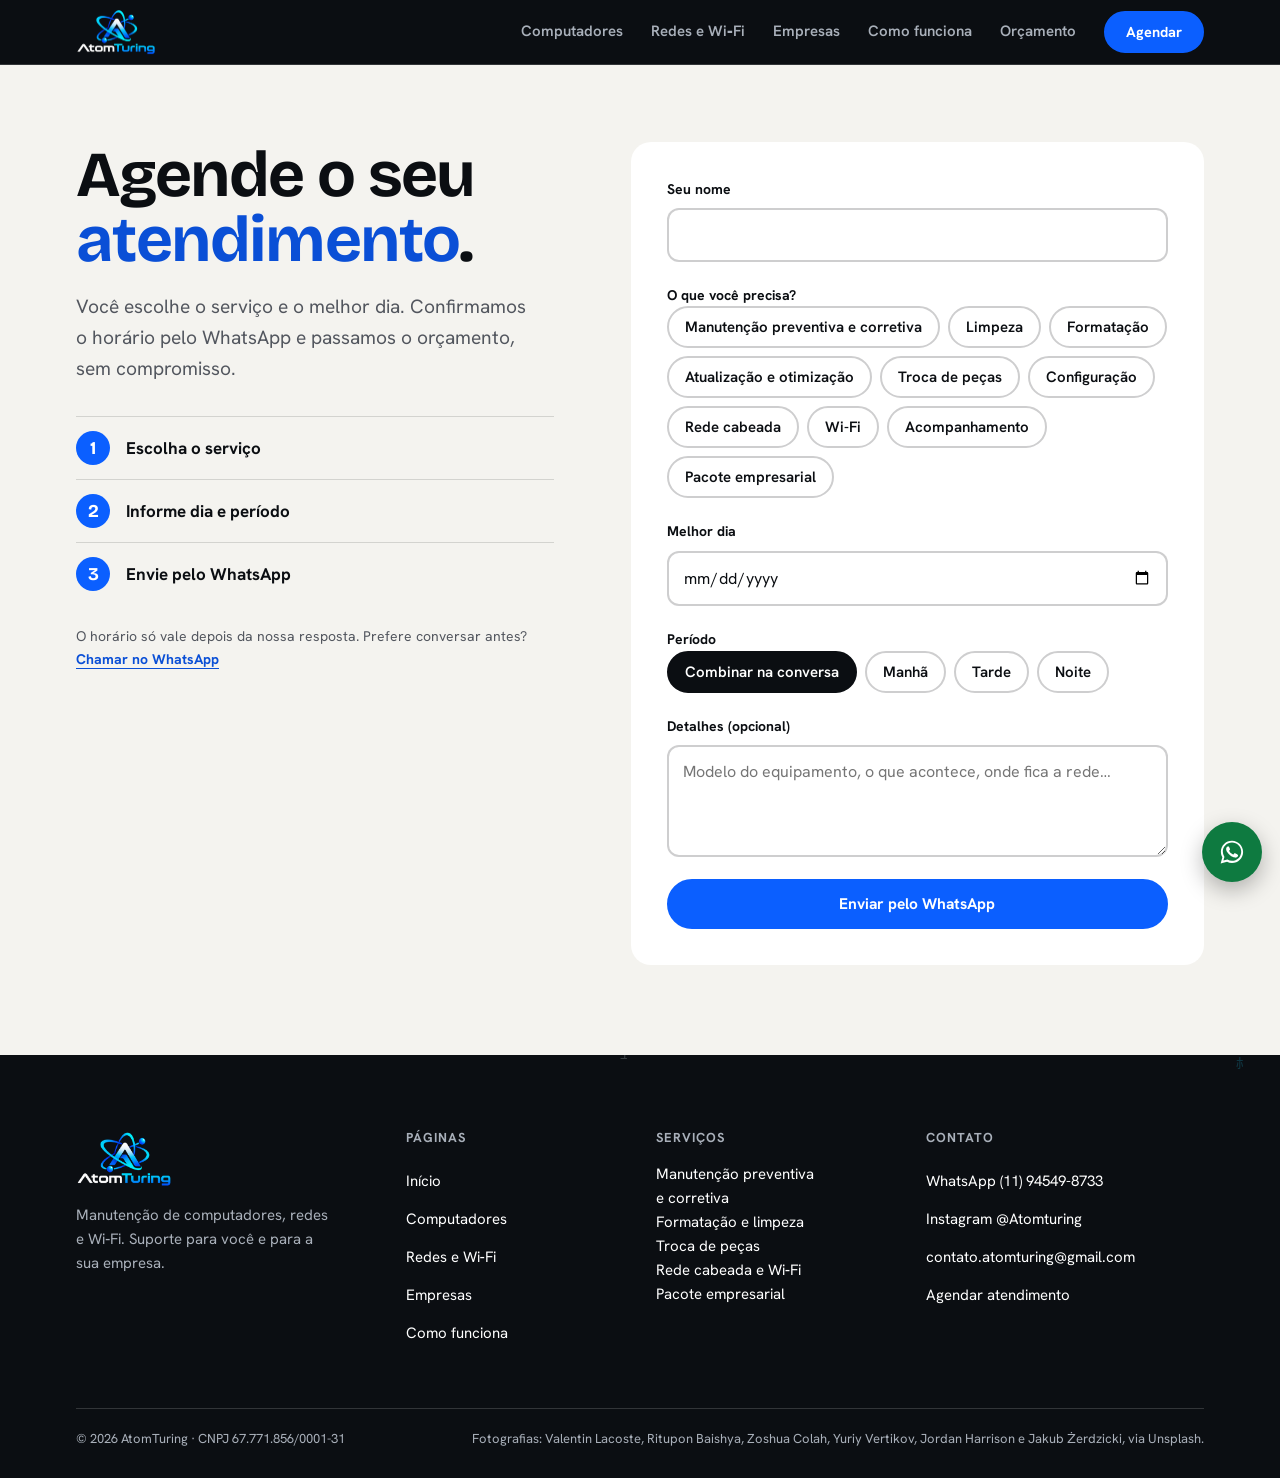
<file: site/agendar.html>
<!doctype html>
<html lang="pt-BR">
<head>
<meta charset="utf-8">
<meta name="viewport" content="width=device-width, initial-scale=1, viewport-fit=cover">
<title>Agendar atendimento — AtomTuring</title>
<meta name="description" content="Escolha o serviço, o dia e o período. A mensagem segue pronta para o WhatsApp da AtomTuring e o orçamento é sem compromisso.">
<link rel="canonical" href="https://atomturing.vercel.app/agendar.html">
<meta name="theme-color" content="#0b0e12">
<meta property="og:type" content="website">
<meta property="og:locale" content="pt_BR">
<meta property="og:site_name" content="AtomTuring">
<meta property="og:title" content="Agendar atendimento — AtomTuring">
<meta property="og:description" content="Escolha o serviço, o dia e o período. A mensagem segue pronta para o WhatsApp da AtomTuring e o orçamento é sem compromisso.">
<meta property="og:url" content="https://atomturing.vercel.app/agendar.html">
<meta property="og:image" content="https://atomturing.vercel.app/assets/photos/tecnico-pc-1200.webp">
<meta name="twitter:card" content="summary_large_image">
<link rel="icon" type="image/png" href="assets/favicon.png">
<link rel="preload" href="assets/fonts/display.woff2" as="font" type="font/woff2" crossorigin>
<link rel="preload" href="assets/fonts/sans.woff2" as="font" type="font/woff2" crossorigin>
<script>document.documentElement.classList.add("js")</script>
<link rel="stylesheet" href="css/site.css">
<script type="application/ld+json">{"@context": "https://schema.org", "@type": "ProfessionalService", "name": "AtomTuring", "url": "https://atomturing.vercel.app/", "description": "Manutenção de computadores e redes: manutenção preventiva e corretiva, formatação, limpeza, troca de peças, rede cabeada, Wi-Fi e suporte para empresas.", "email": "contato.atomturing@gmail.com", "telephone": "+55 11 94549-8733", "taxID": "67.771.856/0001-31", "image": "https://atomturing.vercel.app/assets/photos/tecnico-pc-1200.webp", "sameAs": ["https://instagram.com/Atomturing"], "knowsAbout": ["Manutenção de computadores", "Formatação", "Redes cabeadas", "Wi-Fi", "Suporte técnico empresarial"]}</script>
</head>
<body>
<a class="skip" href="#conteudo">Pular para o conteúdo</a>
<header class="nav" id="top"><div class="wrap nav__in">
  <a class="nav__brand" href="index.html" aria-label="AtomTuring, página inicial"><img src="assets/logos/lockup-t-320.png" alt="AtomTuring" width="320" height="185"></a>
  <nav class="nav__links" id="menu" aria-label="Principal"><a href="computadores.html">Computadores</a><a href="redes.html">Redes e Wi‑Fi</a><a href="empresas.html">Empresas</a><a href="como-funciona.html">Como funciona</a><a href="orcamento.html">Orçamento</a><a class="nav__ag" href="agendar.html">Agendar atendimento</a></nav>
  <a class="btn btn--sm nav__cta" href="agendar.html" aria-current="page">Agendar</a>
  <button class="burger" type="button" aria-label="Abrir menu" aria-controls="menu" aria-expanded="false"><span></span><span></span></button>
</div></header>
<main id="conteudo" tabindex="-1">

<section class="sec sec--form" id="agendar"><div class="wrap formgrid">
  <div>
    <h1>Agende o seu <em>atendimento</em>.</h1>
    <p class="lead">Você escolhe o serviço e o melhor dia. Confirmamos o horário pelo WhatsApp e passamos o orçamento, sem compromisso.</p>
    <ol class="mini"><li>Escolha o serviço</li><li>Informe dia e período</li><li>Envie pelo WhatsApp</li></ol>
    <p class="note">O horário só vale depois da nossa resposta. Prefere conversar antes? <a class="tl" href="https://wa.me/5511945498733?text=Ol%C3%A1%2C%20AtomTuring!%20Quero%20um%20or%C3%A7amento." target="_blank" rel="noopener">Chamar no WhatsApp<span class="sr-only"> (abre em nova aba)</span></a></p>
  </div>
  <form class="form" id="ag" novalidate>
    <label class="f"><span>Seu nome</span><input type="text" name="nome" autocomplete="name" required aria-required="true" aria-describedby="aerr"></label>
    <fieldset class="f"><legend>O que você precisa?</legend><div class="opts" id="aopts"><label><input type="checkbox" name="s" value="Manutenção preventiva e corretiva"><span>Manutenção preventiva e corretiva</span></label><label><input type="checkbox" name="s" value="Limpeza"><span>Limpeza</span></label><label><input type="checkbox" name="s" value="Formatação"><span>Formatação</span></label><label><input type="checkbox" name="s" value="Atualização e otimização"><span>Atualização e otimização</span></label><label><input type="checkbox" name="s" value="Troca de peças"><span>Troca de peças</span></label><label><input type="checkbox" name="s" value="Configuração"><span>Configuração</span></label><label><input type="checkbox" name="s" value="Rede cabeada"><span>Rede cabeada</span></label><label><input type="checkbox" name="s" value="Wi-Fi"><span>Wi-Fi</span></label><label><input type="checkbox" name="s" value="Acompanhamento"><span>Acompanhamento</span></label><label><input type="checkbox" name="s" value="Pacote empresarial"><span>Pacote empresarial</span></label></div></fieldset>
    <label class="f"><span>Melhor dia</span><input type="date" name="dia"></label>
    <fieldset class="f"><legend>Período</legend><div class="opts"><label><input type="radio" name="per" value="Combinar na conversa" checked><span>Combinar na conversa</span></label><label><input type="radio" name="per" value="Manhã"><span>Manhã</span></label><label><input type="radio" name="per" value="Tarde"><span>Tarde</span></label><label><input type="radio" name="per" value="Noite"><span>Noite</span></label></div></fieldset>
    <label class="f"><span>Detalhes (opcional)</span><textarea name="msg" rows="3" placeholder="Modelo do equipamento, o que acontece, onde fica a rede…"></textarea></label>
    <p class="err" id="aerr" role="alert" hidden>Escreva seu nome para continuar.</p>
    <button class="btn" type="submit">Enviar pelo WhatsApp</button><p class="status" role="status" aria-live="polite" hidden></p>
  </form>
</div></section>
</main>
<footer class="foot"><canvas class="rain" aria-hidden="true" data-rain></canvas><div class="wrap">
  <div class="foot__top">
    <div class="foot__brand"><img src="assets/logos/lockup-t-320.png" alt="AtomTuring" width="320" height="185" loading="lazy"><p>Manutenção de computadores, redes e Wi‑Fi. Suporte para você e para a sua empresa.</p></div>
    <nav class="foot__col" aria-label="Páginas"><h2>Páginas</h2><ul><li><a href="index.html">Início</a></li><li><a href="computadores.html">Computadores</a></li><li><a href="redes.html">Redes e Wi‑Fi</a></li><li><a href="empresas.html">Empresas</a></li><li><a href="como-funciona.html">Como funciona</a></li></ul></nav>
    <div class="foot__col"><h2>Serviços</h2><ul><li>Manutenção preventiva e corretiva</li><li>Formatação e limpeza</li><li>Troca de peças</li><li>Rede cabeada e Wi‑Fi</li><li>Pacote empresarial</li></ul></div>
    <div class="foot__col"><h2>Contato</h2><ul><li><a href="https://wa.me/5511945498733?text=Ol%C3%A1%2C%20AtomTuring!%20Quero%20um%20or%C3%A7amento." target="_blank" rel="noopener">WhatsApp (11) 94549-8733<span class="sr-only"> (abre em nova aba)</span></a></li><li><a href="https://instagram.com/Atomturing" target="_blank" rel="noopener">Instagram @Atomturing<span class="sr-only"> (abre em nova aba)</span></a></li><li><a href="mailto:contato.atomturing@gmail.com">contato.atomturing@gmail.com</a></li><li><a href="agendar.html">Agendar atendimento</a></li></ul></div>
  </div>
  <div class="foot__bar"><p>© 2026 AtomTuring · CNPJ 67.771.856/0001-31</p><p>Fotografias: Valentin Lacoste, Ritupon Baishya, Zoshua Colah, Yuriy Vertikov, Jordan Harrison e Jakub Żerdzicki, via Unsplash.</p></div>
</div></footer>
<a class="fab" href="https://wa.me/5511945498733?text=Ol%C3%A1%2C%20AtomTuring!%20Quero%20um%20or%C3%A7amento." target="_blank" rel="noopener" aria-label="Chamar no WhatsApp (abre em nova aba)"><svg viewBox="0 0 32 32" width="28" height="28" aria-hidden="true"><path fill="#fff" d="M16 3C9 3 3.3 8.600 3.300 15.600c0 2.300.6 4.400 1.700 6.300L3 29l7.300-1.900a12.700 12.700 0 0 0 5.700 1.400c7 0 12.700-5.600 12.700-12.600S23 3 16 3Zm0 23.100c-1.800 0-3.600-.5-5.100-1.400l-.4-.2-4.300 1.100 1.200-4.200-.3-.4a10.300 10.300 0 0 1-1.600-5.500C5.500 9.800 10.200 5.200 16 5.200s10.500 4.600 10.500 10.400S21.800 26.100 16 26.100Zm5.800-7.800c-.3-.2-1.900-.9-2.200-1-.3-.1-.5-.2-.7.200-.2.300-.8 1-1 1.200-.2.200-.4.200-.7.100-.3-.2-1.400-.5-2.600-1.600-1-.9-1.600-1.900-1.800-2.300-.2-.3 0-.5.100-.7l.5-.6c.1-.2.200-.3.300-.5.100-.2.100-.4 0-.6l-1-2.300c-.3-.6-.5-.5-.7-.5h-.6c-.2 0-.6.100-.9.400-.3.300-1.200 1.200-1.200 2.800s1.200 3.300 1.400 3.500c.2.200 2.400 3.700 5.800 5.100 3.400 1.400 3.400 1 4 .9.6-.1 1.900-.8 2.200-1.500.3-.8.3-1.400.2-1.500-.1-.2-.3-.3-.6-.4Z"/></svg></a>
<script src="js/site.js" defer></script>
</body>
</html>
</file>
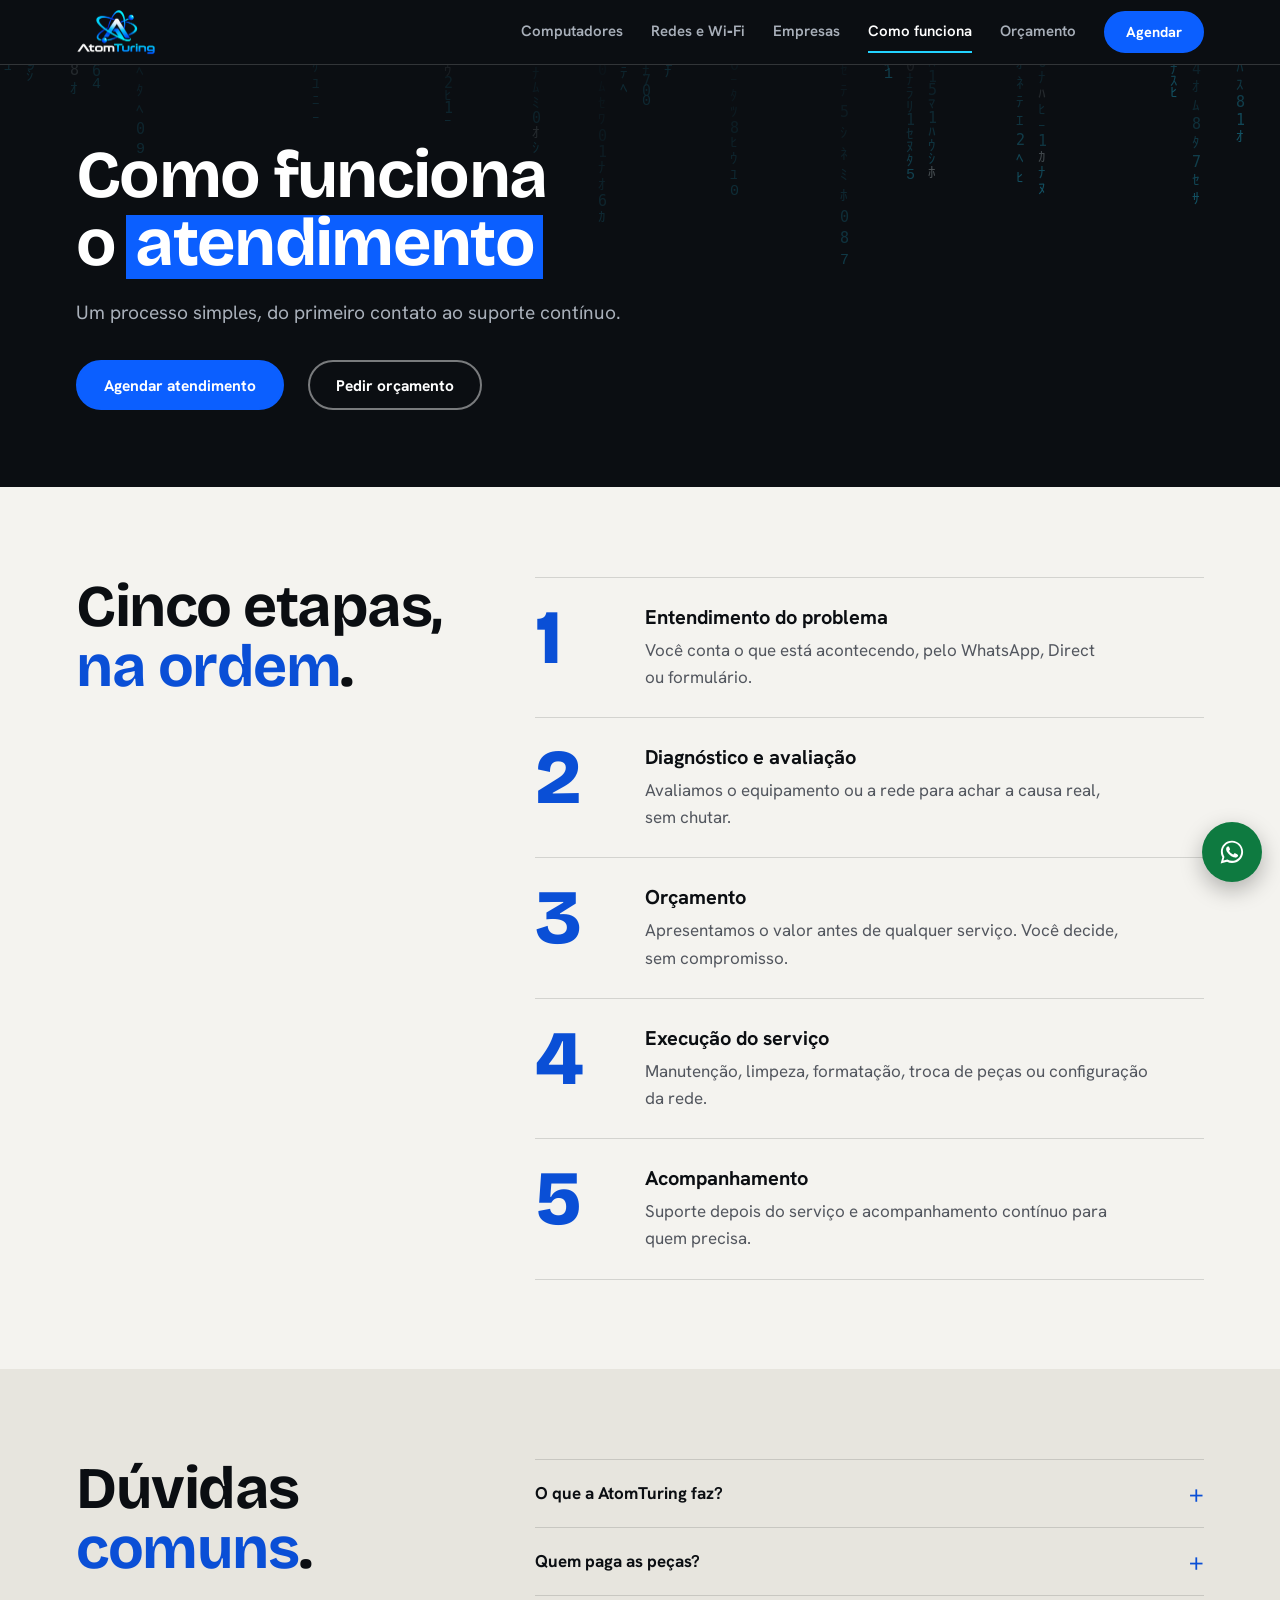
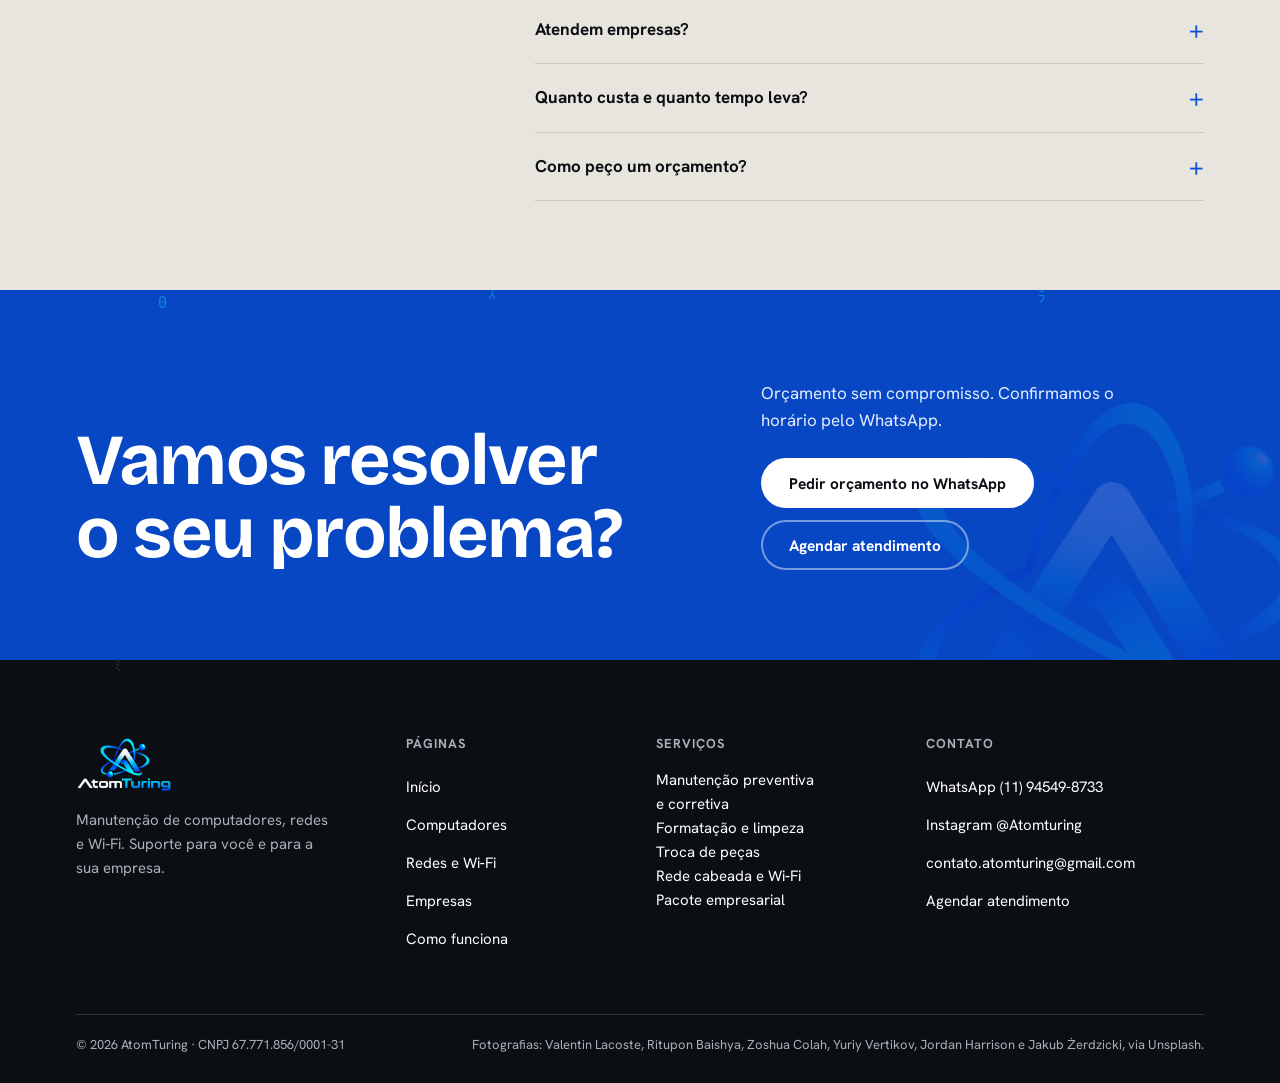
<file: site/como-funciona.html>
<!doctype html>
<html lang="pt-BR">
<head>
<meta charset="utf-8">
<meta name="viewport" content="width=device-width, initial-scale=1, viewport-fit=cover">
<title>Como funciona o atendimento — AtomTuring</title>
<meta name="description" content="Veja como a AtomTuring cuida do seu computador e da sua rede: entendimento, diagnóstico, orçamento, execução e acompanhamento.">
<link rel="canonical" href="https://atomturing.vercel.app/como-funciona.html">
<meta name="theme-color" content="#0b0e12">
<meta property="og:type" content="website">
<meta property="og:locale" content="pt_BR">
<meta property="og:site_name" content="AtomTuring">
<meta property="og:title" content="Como funciona o atendimento — AtomTuring">
<meta property="og:description" content="Veja como a AtomTuring cuida do seu computador e da sua rede: entendimento, diagnóstico, orçamento, execução e acompanhamento.">
<meta property="og:url" content="https://atomturing.vercel.app/como-funciona.html">
<meta property="og:image" content="https://atomturing.vercel.app/assets/photos/estacao-1200.webp">
<meta name="twitter:card" content="summary_large_image">
<link rel="icon" type="image/png" href="assets/favicon.png">
<link rel="preload" href="assets/fonts/display.woff2" as="font" type="font/woff2" crossorigin>
<link rel="preload" href="assets/fonts/sans.woff2" as="font" type="font/woff2" crossorigin>
<script>document.documentElement.classList.add("js")</script>
<link rel="stylesheet" href="css/site.css">
<script type="application/ld+json">{"@context": "https://schema.org", "@type": "ProfessionalService", "name": "AtomTuring", "url": "https://atomturing.vercel.app/", "description": "Manutenção de computadores e redes: manutenção preventiva e corretiva, formatação, limpeza, troca de peças, rede cabeada, Wi-Fi e suporte para empresas.", "email": "contato.atomturing@gmail.com", "telephone": "+55 11 94549-8733", "taxID": "67.771.856/0001-31", "image": "https://atomturing.vercel.app/assets/photos/tecnico-pc-1200.webp", "sameAs": ["https://instagram.com/Atomturing"], "knowsAbout": ["Manutenção de computadores", "Formatação", "Redes cabeadas", "Wi-Fi", "Suporte técnico empresarial"]}</script>
<script type="application/ld+json">{"@context": "https://schema.org", "@type": "FAQPage", "mainEntity": [{"@type": "Question", "name": "O que a AtomTuring faz?", "acceptedAnswer": {"@type": "Answer", "text": "Manutenção preventiva e corretiva, formatação, limpeza, troca de peças e otimização do sistema de computadores. Instalação e configuração de rede cabeada, otimização de sinal Wi-Fi e suporte técnico. E acompanhamento contínuo."}}, {"@type": "Question", "name": "Quem paga as peças?", "acceptedAnswer": {"@type": "Answer", "text": "Nós fazemos a troca. O custo da peça fica por conta da empresa."}}, {"@type": "Question", "name": "Atendem empresas?", "acceptedAnswer": {"@type": "Answer", "text": "Sim. O suporte é pensado para você e sua empresa, inclusive com pacote mensal."}}, {"@type": "Question", "name": "Quanto custa e quanto tempo leva?", "acceptedAnswer": {"@type": "Answer", "text": "Depende do serviço. Valores e prazos são combinados no orçamento, que é sem compromisso."}}, {"@type": "Question", "name": "Como peço um orçamento?", "acceptedAnswer": {"@type": "Answer", "text": "Pelo WhatsApp (11) 94549-8733, pelo Direct do Instagram @Atomturing, por e-mail ou pelo formulário da página de orçamento."}}]}</script>
</head>
<body>
<a class="skip" href="#conteudo">Pular para o conteúdo</a>
<header class="nav" id="top"><div class="wrap nav__in">
  <a class="nav__brand" href="index.html" aria-label="AtomTuring, página inicial"><img src="assets/logos/lockup-t-320.png" alt="AtomTuring" width="320" height="185"></a>
  <nav class="nav__links" id="menu" aria-label="Principal"><a href="computadores.html">Computadores</a><a href="redes.html">Redes e Wi‑Fi</a><a href="empresas.html">Empresas</a><a href="como-funciona.html" aria-current="page">Como funciona</a><a href="orcamento.html">Orçamento</a><a class="nav__ag" href="agendar.html">Agendar atendimento</a></nav>
  <a class="btn btn--sm nav__cta" href="agendar.html">Agendar</a>
  <button class="burger" type="button" aria-label="Abrir menu" aria-controls="menu" aria-expanded="false"><span></span><span></span></button>
</div></header>
<main id="conteudo" tabindex="-1">
<section class="pagehead pagehead--solo"><canvas class="rain" aria-hidden="true" data-rain></canvas><div class="wrap pagehead__in">
  <div class="pagehead__txt"><h1>Como funciona o <em>atendimento</em></h1><p class="lead">Um processo simples, do primeiro contato ao suporte contínuo.</p><div class="btns"><a class="btn" href="agendar.html">Agendar atendimento</a><a class="btn btn--line" href="https://wa.me/5511945498733?text=Ol%C3%A1%2C%20AtomTuring!%20Quero%20um%20or%C3%A7amento." target="_blank" rel="noopener">Pedir orçamento<span class="sr-only"> (abre em nova aba)</span></a></div></div>
</div></section>
<section class="sec"><div class="wrap split"><div class="split__h rv"><h2>Cinco etapas, <em>na ordem</em>.</h2></div><ol class="steps rv"><li><span class="step__n" aria-hidden="true">1</span><div><h3>Entendimento do problema</h3><p>Você conta o que está acontecendo, pelo WhatsApp, Direct ou formulário.</p></div></li><li><span class="step__n" aria-hidden="true">2</span><div><h3>Diagnóstico e avaliação</h3><p>Avaliamos o equipamento ou a rede para achar a causa real, sem chutar.</p></div></li><li><span class="step__n" aria-hidden="true">3</span><div><h3>Orçamento</h3><p>Apresentamos o valor antes de qualquer serviço. Você decide, sem compromisso.</p></div></li><li><span class="step__n" aria-hidden="true">4</span><div><h3>Execução do serviço</h3><p>Manutenção, limpeza, formatação, troca de peças ou configuração da rede.</p></div></li><li><span class="step__n" aria-hidden="true">5</span><div><h3>Acompanhamento</h3><p>Suporte depois do serviço e acompanhamento contínuo para quem precisa.</p></div></li></ol></div></section>
<section class="sec sec--tint"><div class="wrap split"><div class="split__h rv"><h2>Dúvidas <em>comuns</em>.</h2></div><div class="faq rv"><details><summary>O que a AtomTuring faz?</summary><p>Manutenção preventiva e corretiva, formatação, limpeza, troca de peças e otimização do sistema de computadores. Instalação e configuração de rede cabeada, otimização de sinal Wi-Fi e suporte técnico. E acompanhamento contínuo.</p></details><details><summary>Quem paga as peças?</summary><p>Nós fazemos a troca. O custo da peça fica por conta da empresa.</p></details><details><summary>Atendem empresas?</summary><p>Sim. O suporte é pensado para você e sua empresa, inclusive com pacote mensal.</p></details><details><summary>Quanto custa e quanto tempo leva?</summary><p>Depende do serviço. Valores e prazos são combinados no orçamento, que é sem compromisso.</p></details><details><summary>Como peço um orçamento?</summary><p>Pelo WhatsApp (11) 94549-8733, pelo Direct do Instagram @Atomturing, por e-mail ou pelo formulário da página de orçamento.</p></details></div></div></section>
<section class="cta"><canvas class="rain" aria-hidden="true" data-rain></canvas><img class="cta__mark" src="assets/logos/simbolo-520.png" alt="" aria-hidden="true" width="520" height="401" loading="lazy"><div class="wrap cta__in rv">
  <h2>Vamos resolver o seu problema?</h2>
  <div class="cta__side"><p>Orçamento sem compromisso. Confirmamos o horário pelo WhatsApp.</p>
  <div class="btns"><a class="btn btn--paper" href="https://wa.me/5511945498733?text=Ol%C3%A1%2C%20AtomTuring!%20Quero%20um%20or%C3%A7amento." target="_blank" rel="noopener">Pedir orçamento no WhatsApp<span class="sr-only"> (abre em nova aba)</span></a><a class="btn btn--line" href="agendar.html">Agendar atendimento</a></div></div>
</div></section>
</main>
<footer class="foot"><canvas class="rain" aria-hidden="true" data-rain></canvas><div class="wrap">
  <div class="foot__top">
    <div class="foot__brand"><img src="assets/logos/lockup-t-320.png" alt="AtomTuring" width="320" height="185" loading="lazy"><p>Manutenção de computadores, redes e Wi‑Fi. Suporte para você e para a sua empresa.</p></div>
    <nav class="foot__col" aria-label="Páginas"><h2>Páginas</h2><ul><li><a href="index.html">Início</a></li><li><a href="computadores.html">Computadores</a></li><li><a href="redes.html">Redes e Wi‑Fi</a></li><li><a href="empresas.html">Empresas</a></li><li><a href="como-funciona.html">Como funciona</a></li></ul></nav>
    <div class="foot__col"><h2>Serviços</h2><ul><li>Manutenção preventiva e corretiva</li><li>Formatação e limpeza</li><li>Troca de peças</li><li>Rede cabeada e Wi‑Fi</li><li>Pacote empresarial</li></ul></div>
    <div class="foot__col"><h2>Contato</h2><ul><li><a href="https://wa.me/5511945498733?text=Ol%C3%A1%2C%20AtomTuring!%20Quero%20um%20or%C3%A7amento." target="_blank" rel="noopener">WhatsApp (11) 94549-8733<span class="sr-only"> (abre em nova aba)</span></a></li><li><a href="https://instagram.com/Atomturing" target="_blank" rel="noopener">Instagram @Atomturing<span class="sr-only"> (abre em nova aba)</span></a></li><li><a href="mailto:contato.atomturing@gmail.com">contato.atomturing@gmail.com</a></li><li><a href="agendar.html">Agendar atendimento</a></li></ul></div>
  </div>
  <div class="foot__bar"><p>© 2026 AtomTuring · CNPJ 67.771.856/0001-31</p><p>Fotografias: Valentin Lacoste, Ritupon Baishya, Zoshua Colah, Yuriy Vertikov, Jordan Harrison e Jakub Żerdzicki, via Unsplash.</p></div>
</div></footer>
<a class="fab" href="https://wa.me/5511945498733?text=Ol%C3%A1%2C%20AtomTuring!%20Quero%20um%20or%C3%A7amento." target="_blank" rel="noopener" aria-label="Chamar no WhatsApp (abre em nova aba)"><svg viewBox="0 0 32 32" width="28" height="28" aria-hidden="true"><path fill="#fff" d="M16 3C9 3 3.3 8.600 3.300 15.600c0 2.300.6 4.400 1.700 6.300L3 29l7.300-1.900a12.700 12.700 0 0 0 5.700 1.400c7 0 12.700-5.600 12.700-12.600S23 3 16 3Zm0 23.100c-1.800 0-3.600-.5-5.100-1.400l-.4-.2-4.300 1.100 1.200-4.200-.3-.4a10.300 10.300 0 0 1-1.600-5.500C5.500 9.800 10.200 5.200 16 5.200s10.500 4.600 10.500 10.400S21.800 26.100 16 26.100Zm5.800-7.800c-.3-.2-1.900-.9-2.200-1-.3-.1-.5-.2-.7.200-.2.300-.8 1-1 1.200-.2.200-.4.200-.7.100-.3-.2-1.400-.5-2.600-1.600-1-.9-1.600-1.900-1.800-2.300-.2-.3 0-.5.100-.7l.5-.6c.1-.2.200-.3.300-.5.100-.2.100-.4 0-.6l-1-2.300c-.3-.6-.5-.5-.7-.5h-.6c-.2 0-.6.100-.9.400-.3.300-1.200 1.200-1.200 2.800s1.200 3.300 1.400 3.500c.2.200 2.400 3.700 5.800 5.100 3.400 1.400 3.400 1 4 .9.6-.1 1.900-.8 2.200-1.500.3-.8.3-1.400.2-1.500-.1-.2-.3-.3-.6-.4Z"/></svg></a>
<script src="js/site.js" defer></script>
</body>
</html>
</file>
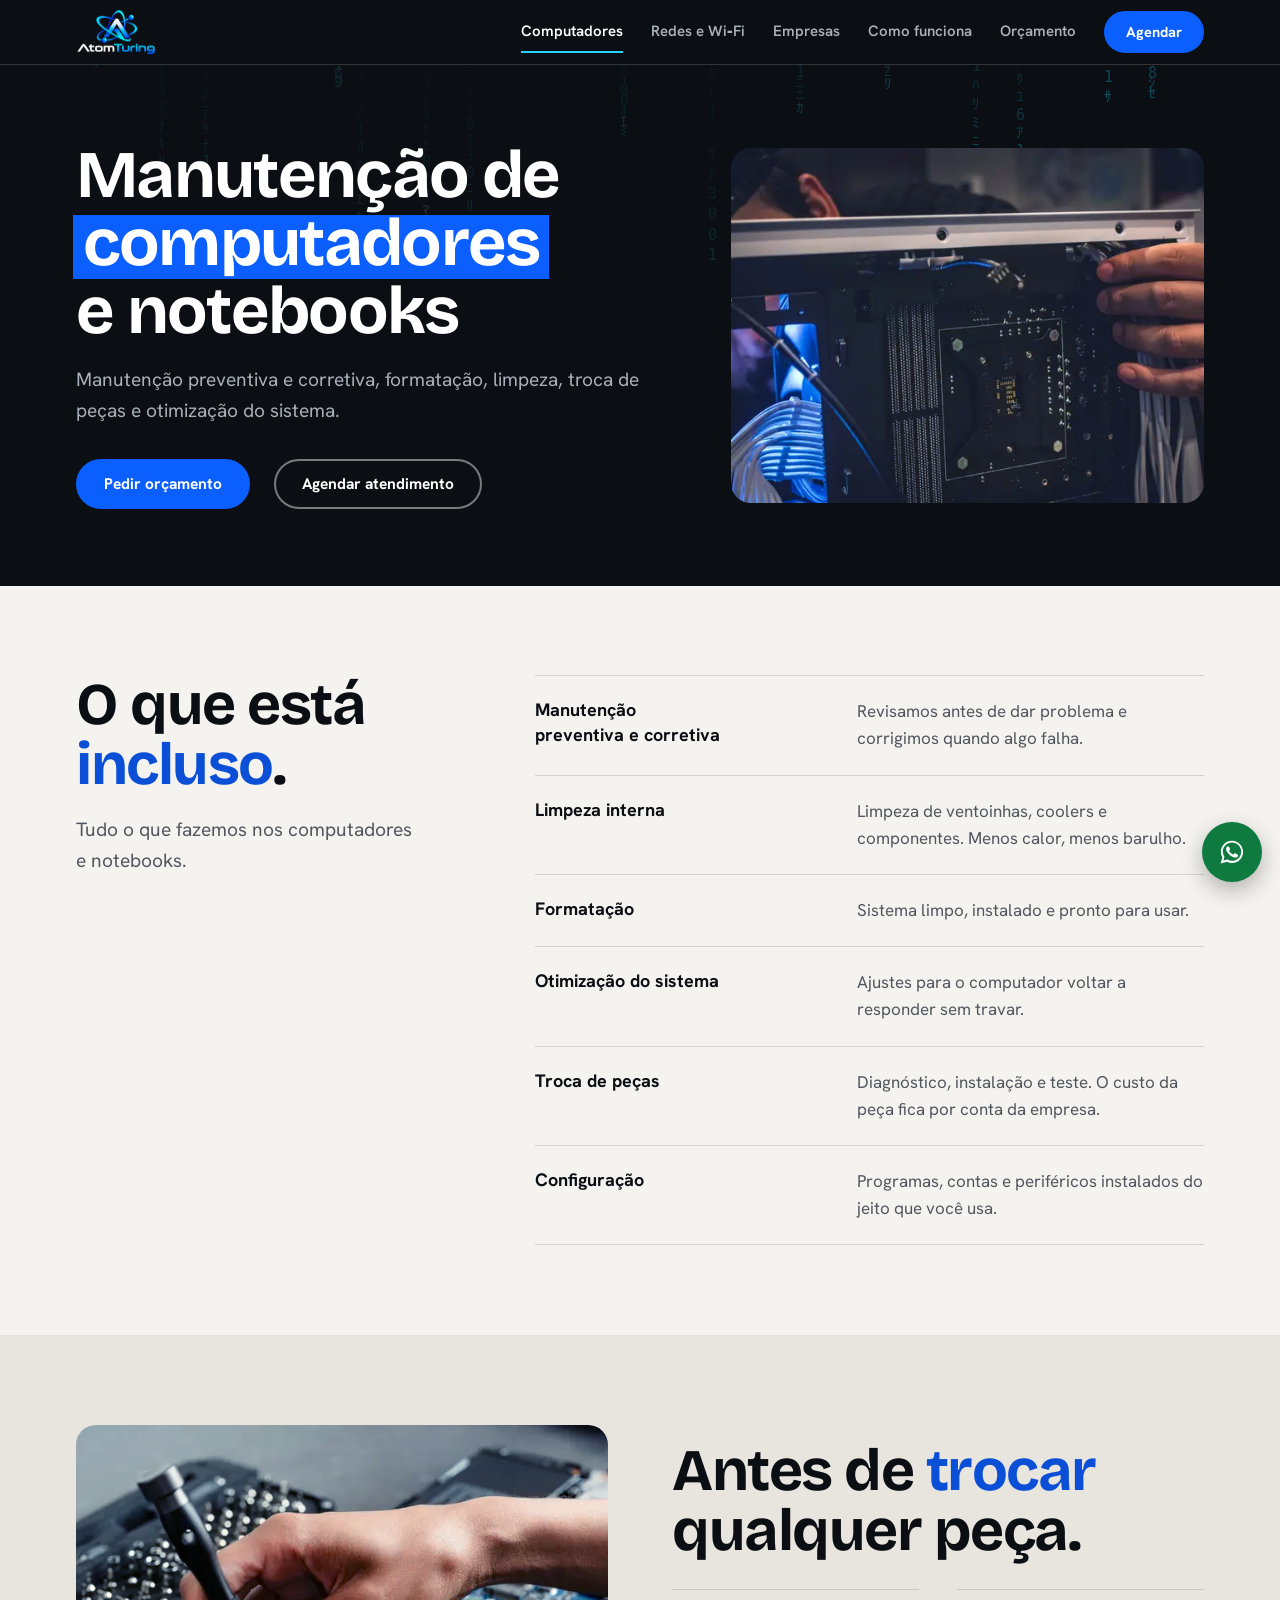
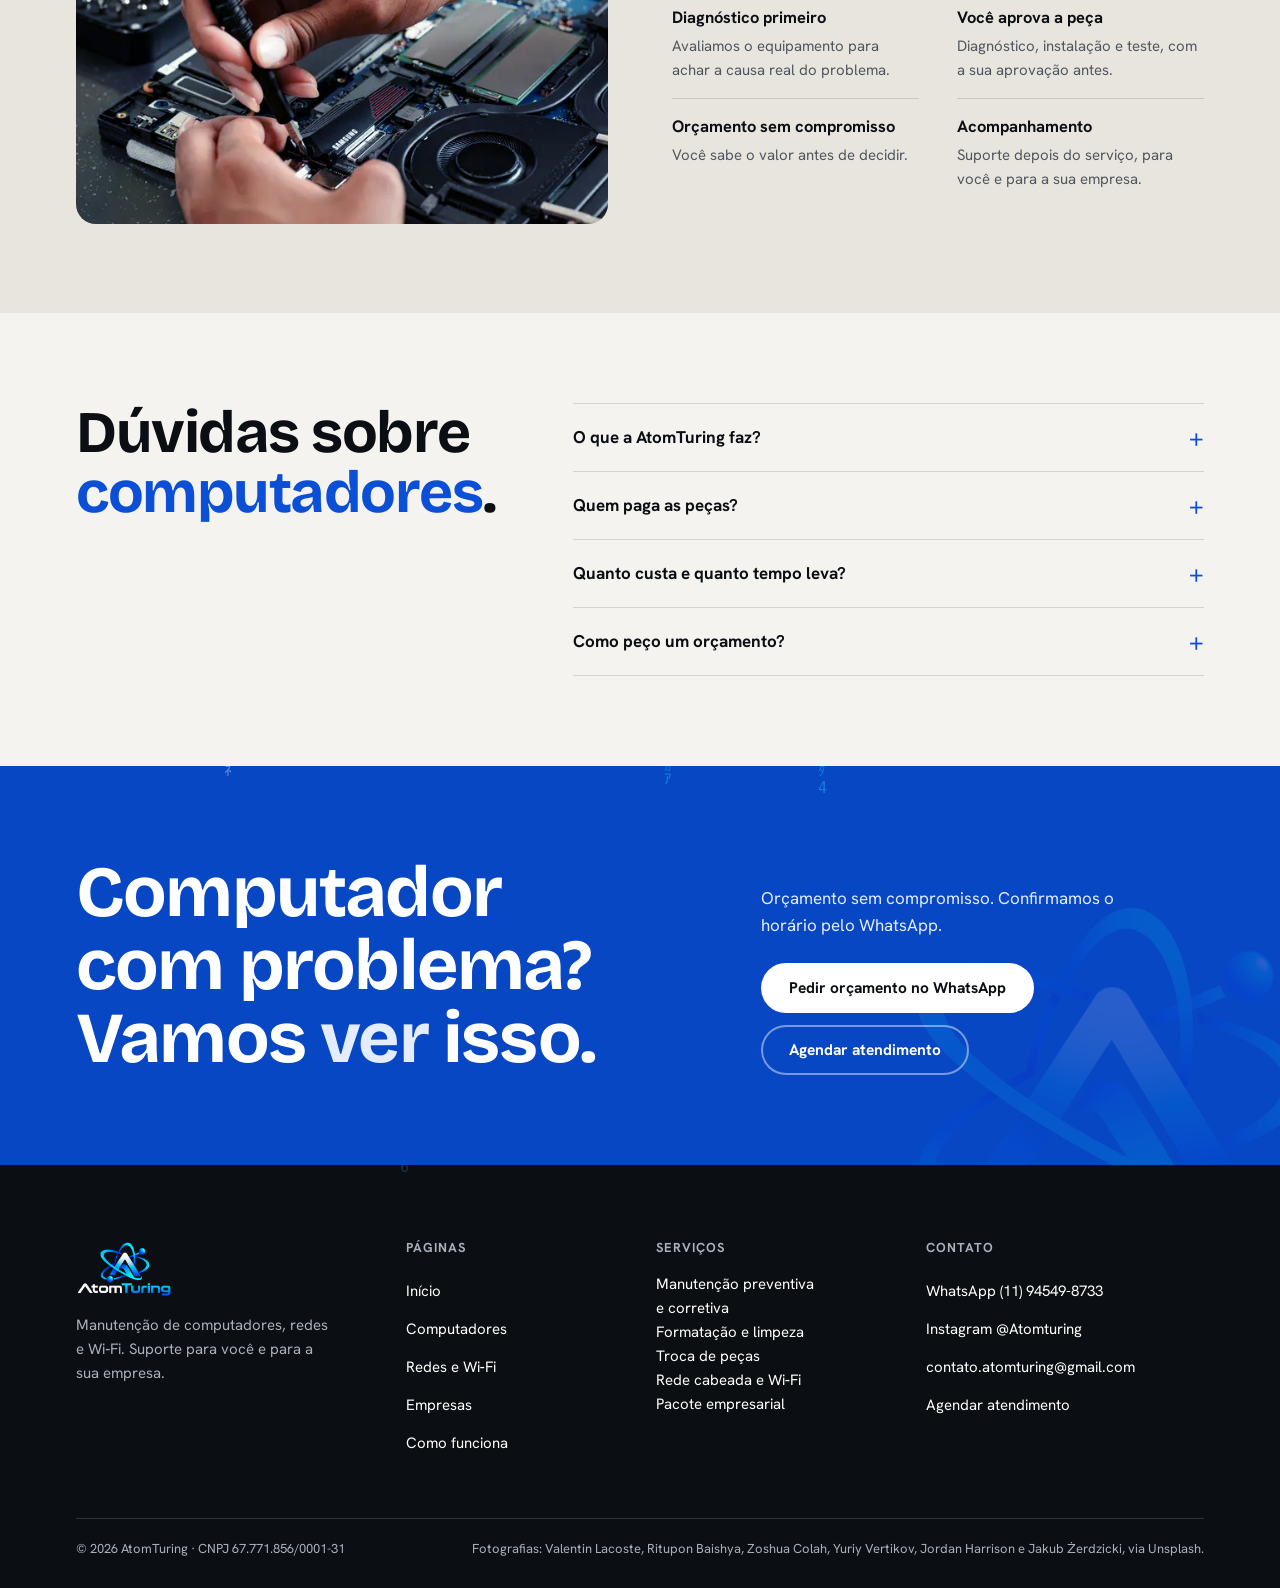
<file: site/computadores.html>
<!doctype html>
<html lang="pt-BR">
<head>
<meta charset="utf-8">
<meta name="viewport" content="width=device-width, initial-scale=1, viewport-fit=cover">
<title>Manutenção de computadores e notebooks — AtomTuring</title>
<meta name="description" content="Manutenção preventiva e corretiva, formatação, limpeza interna, troca de peças e otimização do sistema para computadores e notebooks.">
<link rel="canonical" href="https://atomturing.vercel.app/computadores.html">
<meta name="theme-color" content="#0b0e12">
<meta property="og:type" content="website">
<meta property="og:locale" content="pt_BR">
<meta property="og:site_name" content="AtomTuring">
<meta property="og:title" content="Manutenção de computadores e notebooks — AtomTuring">
<meta property="og:description" content="Manutenção preventiva e corretiva, formatação, limpeza interna, troca de peças e otimização do sistema para computadores e notebooks.">
<meta property="og:url" content="https://atomturing.vercel.app/computadores.html">
<meta property="og:image" content="https://atomturing.vercel.app/assets/photos/pc-interno-1200.webp">
<meta name="twitter:card" content="summary_large_image">
<link rel="icon" type="image/png" href="assets/favicon.png">
<link rel="preload" href="assets/fonts/display.woff2" as="font" type="font/woff2" crossorigin>
<link rel="preload" href="assets/fonts/sans.woff2" as="font" type="font/woff2" crossorigin>
<script>document.documentElement.classList.add("js")</script>
<link rel="stylesheet" href="css/site.css">
<script type="application/ld+json">{"@context": "https://schema.org", "@type": "ProfessionalService", "name": "AtomTuring", "url": "https://atomturing.vercel.app/", "description": "Manutenção de computadores e redes: manutenção preventiva e corretiva, formatação, limpeza, troca de peças, rede cabeada, Wi-Fi e suporte para empresas.", "email": "contato.atomturing@gmail.com", "telephone": "+55 11 94549-8733", "taxID": "67.771.856/0001-31", "image": "https://atomturing.vercel.app/assets/photos/tecnico-pc-1200.webp", "sameAs": ["https://instagram.com/Atomturing"], "knowsAbout": ["Manutenção de computadores", "Formatação", "Redes cabeadas", "Wi-Fi", "Suporte técnico empresarial"]}</script>
</head>
<body>
<a class="skip" href="#conteudo">Pular para o conteúdo</a>
<header class="nav" id="top"><div class="wrap nav__in">
  <a class="nav__brand" href="index.html" aria-label="AtomTuring, página inicial"><img src="assets/logos/lockup-t-320.png" alt="AtomTuring" width="320" height="185"></a>
  <nav class="nav__links" id="menu" aria-label="Principal"><a href="computadores.html" aria-current="page">Computadores</a><a href="redes.html">Redes e Wi‑Fi</a><a href="empresas.html">Empresas</a><a href="como-funciona.html">Como funciona</a><a href="orcamento.html">Orçamento</a><a class="nav__ag" href="agendar.html">Agendar atendimento</a></nav>
  <a class="btn btn--sm nav__cta" href="agendar.html">Agendar</a>
  <button class="burger" type="button" aria-label="Abrir menu" aria-controls="menu" aria-expanded="false"><span></span><span></span></button>
</div></header>
<main id="conteudo" tabindex="-1">
<section class="pagehead"><canvas class="rain" aria-hidden="true" data-rain></canvas><div class="wrap pagehead__in">
  <div class="pagehead__txt"><h1>Manutenção de <em>computadores</em> e notebooks</h1><p class="lead">Manutenção preventiva e corretiva, formatação, limpeza, troca de peças e otimização do sistema.</p><div class="btns"><a class="btn" href="https://wa.me/5511945498733?text=Ol%C3%A1%2C%20AtomTuring!%20Quero%20um%20or%C3%A7amento." target="_blank" rel="noopener">Pedir orçamento<span class="sr-only"> (abre em nova aba)</span></a><a class="btn btn--line" href="agendar.html">Agendar atendimento</a></div></div><figure class="pagehead__ph rv"><img src="assets/photos/pc-interno-640.webp" srcset="assets/photos/pc-interno-640.webp 640w, assets/photos/pc-interno-1200.webp 1200w" sizes="(min-width:1000px) 40vw, 100vw" width="1200" height="800" alt="Mãos de um técnico dentro de um computador, com cabos azuis e placa-mãe à mostra" style="object-position:50% 50%"></figure>
</div></section>
<section class="sec "><div class="wrap split"><div class="split__h rv"><h2>O que está <em>incluso</em>.</h2><p class="lead">Tudo o que fazemos nos computadores e notebooks.</p></div><div class="rows rv"><div class="row"><h3>Manutenção preventiva e corretiva</h3><p>Revisamos antes de dar problema e corrigimos quando algo falha.</p></div><div class="row"><h3>Limpeza interna</h3><p>Limpeza de ventoinhas, coolers e componentes. Menos calor, menos barulho.</p></div><div class="row"><h3>Formatação</h3><p>Sistema limpo, instalado e pronto para usar.</p></div><div class="row"><h3>Otimização do sistema</h3><p>Ajustes para o computador voltar a responder sem travar.</p></div><div class="row"><h3>Troca de peças</h3><p>Diagnóstico, instalação e teste. O custo da peça fica por conta da empresa.</p></div><div class="row"><h3>Configuração</h3><p>Programas, contas e periféricos instalados do jeito que você usa.</p></div></div></div></section>
<section class="sec sec--tint"><div class="wrap duo"><figure class="duo__ph rv"><img src="assets/photos/parafuso-640.webp" srcset="assets/photos/parafuso-640.webp 640w, assets/photos/parafuso-1200.webp 1200w" sizes="(min-width:1000px) 44vw, 100vw" width="1200" height="1600" alt="Mãos de um técnico com chave de precisão abrindo um notebook" style="object-position:50% 45%" loading=lazy decoding=async></figure><div class="rv"><h2>Antes de <em>trocar</em> qualquer peça.</h2><dl class="dl dl--one"><div><dt>Diagnóstico primeiro</dt><dd>Avaliamos o equipamento para achar a causa real do problema.</dd></div><div><dt>Você aprova a peça</dt><dd>Diagnóstico, instalação e teste, com a sua aprovação antes.</dd></div><div><dt>Orçamento sem compromisso</dt><dd>Você sabe o valor antes de decidir.</dd></div><div><dt>Acompanhamento</dt><dd>Suporte depois do serviço, para você e para a sua empresa.</dd></div></dl></div></div></section>
<section class="sec"><div class="wrap split"><div class="split__h rv"><h2>Dúvidas sobre <em>computadores</em>.</h2></div><div class="faq rv"><details><summary>O que a AtomTuring faz?</summary><p>Manutenção preventiva e corretiva, formatação, limpeza, troca de peças e otimização do sistema de computadores. Instalação e configuração de rede cabeada, otimização de sinal Wi-Fi e suporte técnico. E acompanhamento contínuo.</p></details><details><summary>Quem paga as peças?</summary><p>Nós fazemos a troca. O custo da peça fica por conta da empresa.</p></details><details><summary>Quanto custa e quanto tempo leva?</summary><p>Depende do serviço. Valores e prazos são combinados no orçamento, que é sem compromisso.</p></details><details><summary>Como peço um orçamento?</summary><p>Pelo WhatsApp (11) 94549-8733, pelo Direct do Instagram @Atomturing, por e-mail ou pelo formulário da página de orçamento.</p></details></div></div></section>
<section class="cta"><canvas class="rain" aria-hidden="true" data-rain></canvas><img class="cta__mark" src="assets/logos/simbolo-520.png" alt="" aria-hidden="true" width="520" height="401" loading="lazy"><div class="wrap cta__in rv">
  <h2>Computador com problema? Vamos <em>ver</em> isso.</h2>
  <div class="cta__side"><p>Orçamento sem compromisso. Confirmamos o horário pelo WhatsApp.</p>
  <div class="btns"><a class="btn btn--paper" href="https://wa.me/5511945498733?text=Ol%C3%A1%2C%20AtomTuring!%20Quero%20um%20or%C3%A7amento." target="_blank" rel="noopener">Pedir orçamento no WhatsApp<span class="sr-only"> (abre em nova aba)</span></a><a class="btn btn--line" href="agendar.html">Agendar atendimento</a></div></div>
</div></section>
</main>
<footer class="foot"><canvas class="rain" aria-hidden="true" data-rain></canvas><div class="wrap">
  <div class="foot__top">
    <div class="foot__brand"><img src="assets/logos/lockup-t-320.png" alt="AtomTuring" width="320" height="185" loading="lazy"><p>Manutenção de computadores, redes e Wi‑Fi. Suporte para você e para a sua empresa.</p></div>
    <nav class="foot__col" aria-label="Páginas"><h2>Páginas</h2><ul><li><a href="index.html">Início</a></li><li><a href="computadores.html">Computadores</a></li><li><a href="redes.html">Redes e Wi‑Fi</a></li><li><a href="empresas.html">Empresas</a></li><li><a href="como-funciona.html">Como funciona</a></li></ul></nav>
    <div class="foot__col"><h2>Serviços</h2><ul><li>Manutenção preventiva e corretiva</li><li>Formatação e limpeza</li><li>Troca de peças</li><li>Rede cabeada e Wi‑Fi</li><li>Pacote empresarial</li></ul></div>
    <div class="foot__col"><h2>Contato</h2><ul><li><a href="https://wa.me/5511945498733?text=Ol%C3%A1%2C%20AtomTuring!%20Quero%20um%20or%C3%A7amento." target="_blank" rel="noopener">WhatsApp (11) 94549-8733<span class="sr-only"> (abre em nova aba)</span></a></li><li><a href="https://instagram.com/Atomturing" target="_blank" rel="noopener">Instagram @Atomturing<span class="sr-only"> (abre em nova aba)</span></a></li><li><a href="mailto:contato.atomturing@gmail.com">contato.atomturing@gmail.com</a></li><li><a href="agendar.html">Agendar atendimento</a></li></ul></div>
  </div>
  <div class="foot__bar"><p>© 2026 AtomTuring · CNPJ 67.771.856/0001-31</p><p>Fotografias: Valentin Lacoste, Ritupon Baishya, Zoshua Colah, Yuriy Vertikov, Jordan Harrison e Jakub Żerdzicki, via Unsplash.</p></div>
</div></footer>
<a class="fab" href="https://wa.me/5511945498733?text=Ol%C3%A1%2C%20AtomTuring!%20Quero%20um%20or%C3%A7amento." target="_blank" rel="noopener" aria-label="Chamar no WhatsApp (abre em nova aba)"><svg viewBox="0 0 32 32" width="28" height="28" aria-hidden="true"><path fill="#fff" d="M16 3C9 3 3.3 8.600 3.300 15.600c0 2.300.6 4.400 1.700 6.300L3 29l7.300-1.900a12.700 12.700 0 0 0 5.700 1.400c7 0 12.700-5.600 12.700-12.600S23 3 16 3Zm0 23.100c-1.800 0-3.600-.5-5.100-1.400l-.4-.2-4.300 1.100 1.200-4.200-.3-.4a10.300 10.300 0 0 1-1.600-5.500C5.500 9.800 10.200 5.200 16 5.200s10.500 4.600 10.500 10.400S21.800 26.100 16 26.100Zm5.800-7.800c-.3-.2-1.900-.9-2.200-1-.3-.1-.5-.2-.7.200-.2.300-.8 1-1 1.200-.2.200-.4.200-.7.100-.3-.2-1.400-.5-2.600-1.600-1-.9-1.600-1.900-1.800-2.300-.2-.3 0-.5.100-.7l.5-.6c.1-.2.200-.3.300-.5.100-.2.100-.4 0-.6l-1-2.300c-.3-.6-.5-.5-.7-.5h-.6c-.2 0-.6.100-.9.400-.3.300-1.200 1.200-1.200 2.800s1.200 3.300 1.400 3.500c.2.200 2.400 3.700 5.800 5.100 3.400 1.400 3.400 1 4 .9.6-.1 1.900-.8 2.200-1.500.3-.8.3-1.400.2-1.500-.1-.2-.3-.3-.6-.4Z"/></svg></a>
<script src="js/site.js" defer></script>
</body>
</html>
</file>
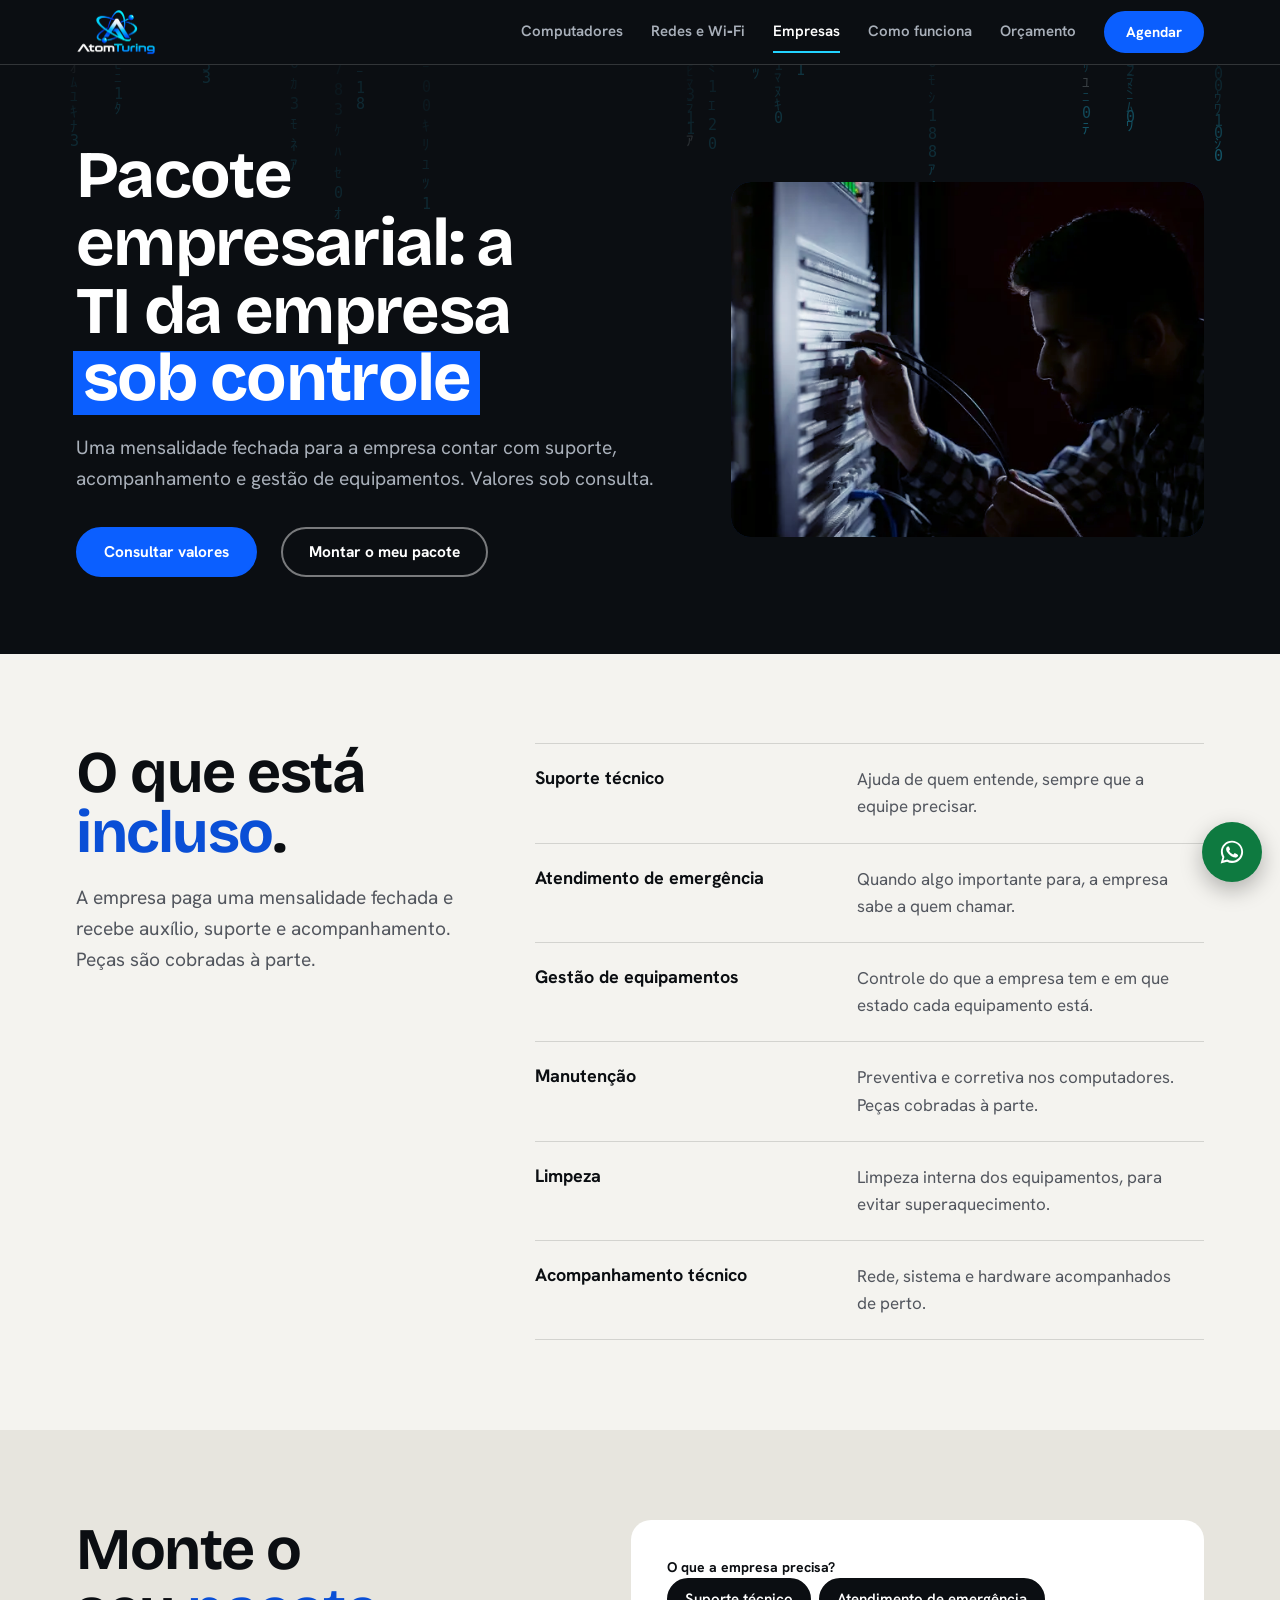
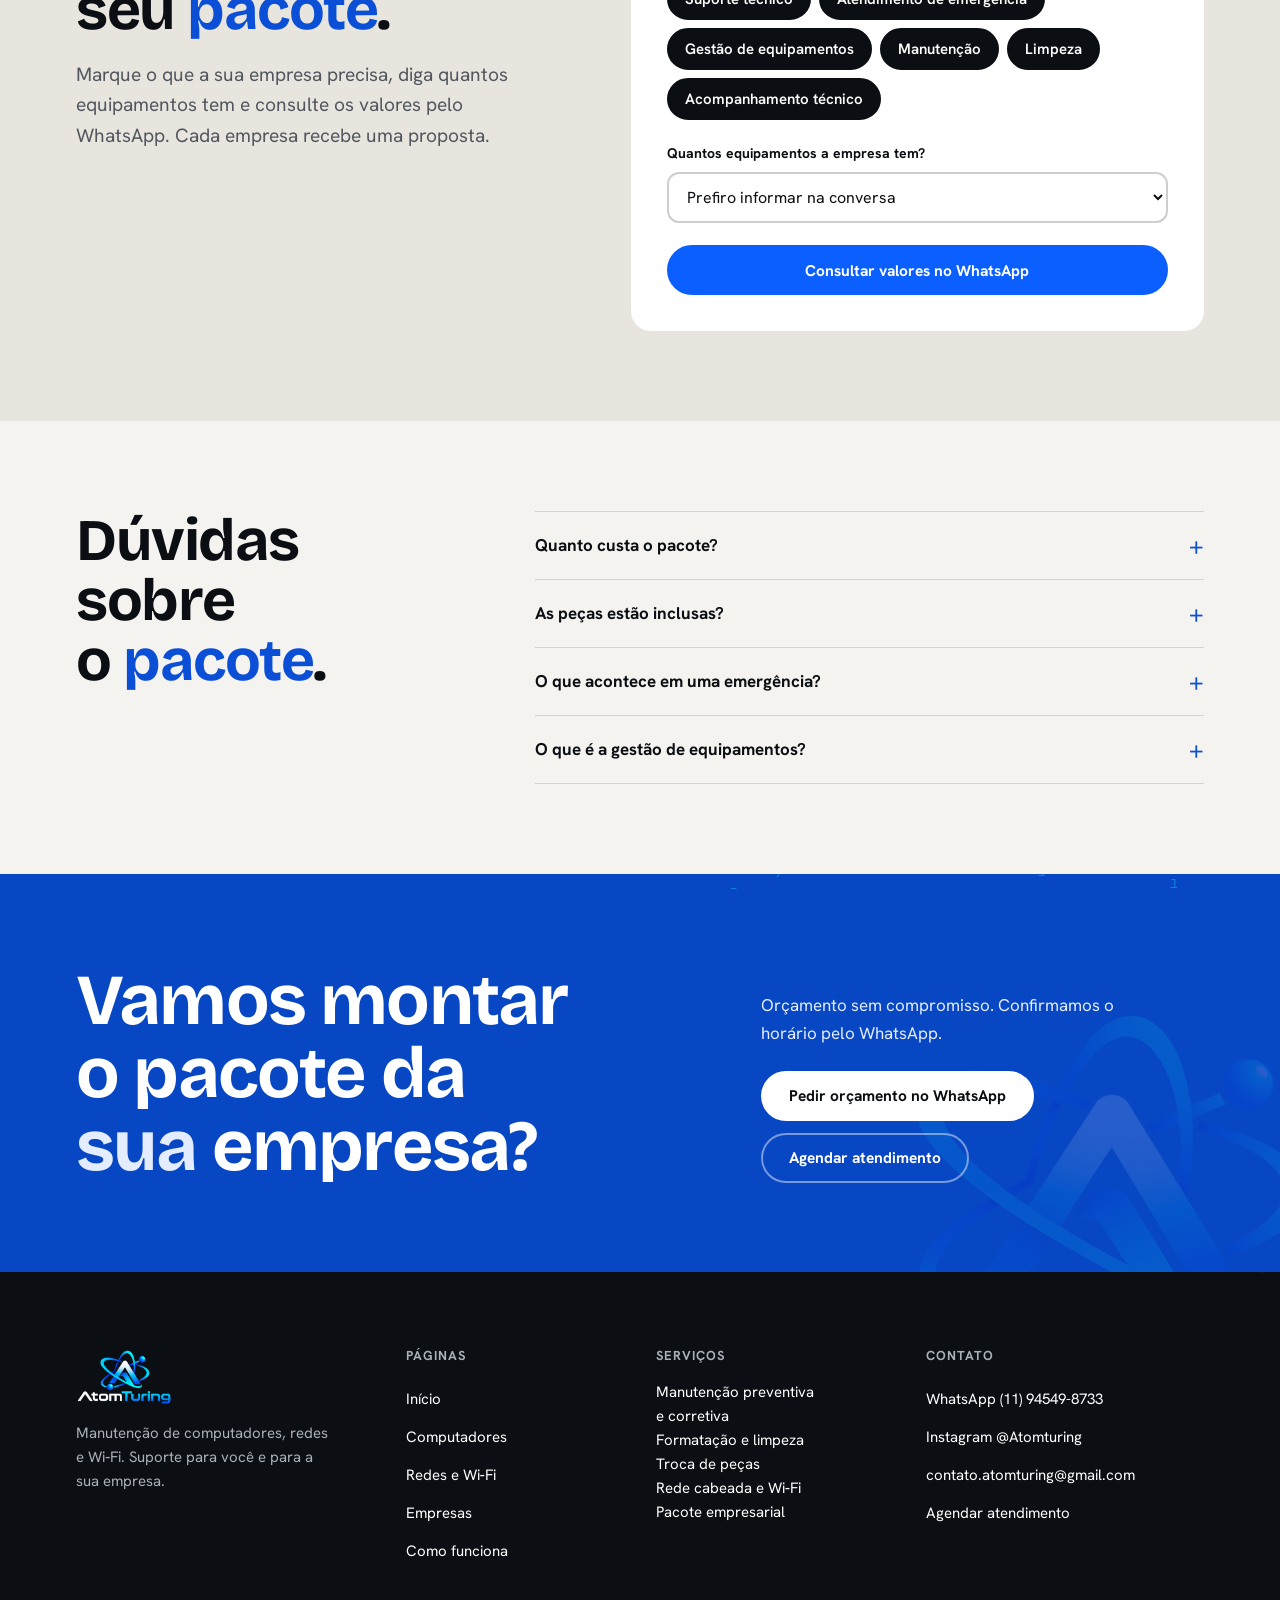
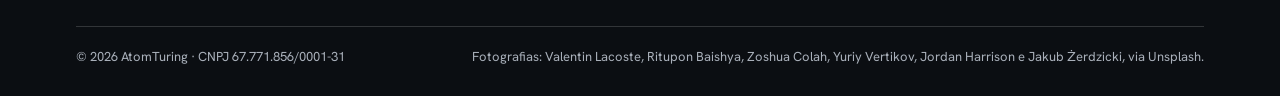
<file: site/empresas.html>
<!doctype html>
<html lang="pt-BR">
<head>
<meta charset="utf-8">
<meta name="viewport" content="width=device-width, initial-scale=1, viewport-fit=cover">
<title>Pacote empresarial de suporte técnico — AtomTuring</title>
<meta name="description" content="Pacote mensal fechado de suporte técnico, atendimento de emergência, gestão de equipamentos, manutenção, limpeza e acompanhamento para empresas. Valores sob consulta.">
<link rel="canonical" href="https://atomturing.vercel.app/empresas.html">
<meta name="theme-color" content="#0b0e12">
<meta property="og:type" content="website">
<meta property="og:locale" content="pt_BR">
<meta property="og:site_name" content="AtomTuring">
<meta property="og:title" content="Pacote empresarial de suporte técnico — AtomTuring">
<meta property="og:description" content="Pacote mensal fechado de suporte técnico, atendimento de emergência, gestão de equipamentos, manutenção, limpeza e acompanhamento para empresas. Valores sob consulta.">
<meta property="og:url" content="https://atomturing.vercel.app/empresas.html">
<meta property="og:image" content="https://atomturing.vercel.app/assets/photos/tecnico-datacenter-1200.webp">
<meta name="twitter:card" content="summary_large_image">
<link rel="icon" type="image/png" href="assets/favicon.png">
<link rel="preload" href="assets/fonts/display.woff2" as="font" type="font/woff2" crossorigin>
<link rel="preload" href="assets/fonts/sans.woff2" as="font" type="font/woff2" crossorigin>
<script>document.documentElement.classList.add("js")</script>
<link rel="stylesheet" href="css/site.css">
<script type="application/ld+json">{"@context": "https://schema.org", "@type": "ProfessionalService", "name": "AtomTuring", "url": "https://atomturing.vercel.app/", "description": "Manutenção de computadores e redes: manutenção preventiva e corretiva, formatação, limpeza, troca de peças, rede cabeada, Wi-Fi e suporte para empresas.", "email": "contato.atomturing@gmail.com", "telephone": "+55 11 94549-8733", "taxID": "67.771.856/0001-31", "image": "https://atomturing.vercel.app/assets/photos/tecnico-pc-1200.webp", "sameAs": ["https://instagram.com/Atomturing"], "knowsAbout": ["Manutenção de computadores", "Formatação", "Redes cabeadas", "Wi-Fi", "Suporte técnico empresarial"]}</script>
</head>
<body>
<a class="skip" href="#conteudo">Pular para o conteúdo</a>
<header class="nav" id="top"><div class="wrap nav__in">
  <a class="nav__brand" href="index.html" aria-label="AtomTuring, página inicial"><img src="assets/logos/lockup-t-320.png" alt="AtomTuring" width="320" height="185"></a>
  <nav class="nav__links" id="menu" aria-label="Principal"><a href="computadores.html">Computadores</a><a href="redes.html">Redes e Wi‑Fi</a><a href="empresas.html" aria-current="page">Empresas</a><a href="como-funciona.html">Como funciona</a><a href="orcamento.html">Orçamento</a><a class="nav__ag" href="agendar.html">Agendar atendimento</a></nav>
  <a class="btn btn--sm nav__cta" href="agendar.html">Agendar</a>
  <button class="burger" type="button" aria-label="Abrir menu" aria-controls="menu" aria-expanded="false"><span></span><span></span></button>
</div></header>
<main id="conteudo" tabindex="-1">
<section class="pagehead"><canvas class="rain" aria-hidden="true" data-rain></canvas><div class="wrap pagehead__in">
  <div class="pagehead__txt"><h1>Pacote empresarial: a TI da empresa <em>sob controle</em></h1><p class="lead">Uma mensalidade fechada para a empresa contar com suporte, acompanhamento e gestão de equipamentos. Valores sob consulta.</p><div class="btns"><a class="btn" href="https://wa.me/5511945498733?text=Ol%C3%A1%2C%20AtomTuring!%20Quero%20um%20or%C3%A7amento." target="_blank" rel="noopener">Consultar valores<span class="sr-only"> (abre em nova aba)</span></a><a class="btn btn--line" href="#monte">Montar o meu pacote</a></div></div><figure class="pagehead__ph rv"><img src="assets/photos/tecnico-datacenter-640.webp" srcset="assets/photos/tecnico-datacenter-640.webp 640w, assets/photos/tecnico-datacenter-1200.webp 1200w" sizes="(min-width:1000px) 40vw, 100vw" width="1200" height="800" alt="Técnico conectando cabos em um rack de servidores" style="object-position:50% 40%"></figure>
</div></section>
<section class="sec "><div class="wrap split"><div class="split__h rv"><h2>O que está <em>incluso</em>.</h2><p class="lead">A empresa paga uma mensalidade fechada e recebe auxílio, suporte e acompanhamento. Peças são cobradas à parte.</p></div><div class="rows rv"><div class="row"><h3>Suporte técnico</h3><p>Ajuda de quem entende, sempre que a equipe precisar.</p></div><div class="row"><h3>Atendimento de emergência</h3><p>Quando algo importante para, a empresa sabe a quem chamar.</p></div><div class="row"><h3>Gestão de equipamentos</h3><p>Controle do que a empresa tem e em que estado cada equipamento está.</p></div><div class="row"><h3>Manutenção</h3><p>Preventiva e corretiva nos computadores. Peças cobradas à parte.</p></div><div class="row"><h3>Limpeza</h3><p>Limpeza interna dos equipamentos, para evitar superaquecimento.</p></div><div class="row"><h3>Acompanhamento técnico</h3><p>Rede, sistema e hardware acompanhados de perto.</p></div></div></div></section>
<section class="sec sec--tint" id="monte"><div class="wrap formgrid">
  <div class="rv"><h2>Monte o seu <em>pacote</em>.</h2><p class="lead">Marque o que a sua empresa precisa, diga quantos equipamentos tem e consulte os valores pelo WhatsApp. Cada empresa recebe uma proposta.</p></div>
  <form class="form rv" id="pkg" novalidate><fieldset class="f"><legend>O que a empresa precisa?</legend><div class="opts"><label><input type="checkbox" name="item" value="Suporte técnico" checked><span>Suporte técnico</span></label><label><input type="checkbox" name="item" value="Atendimento de emergência" checked><span>Atendimento de emergência</span></label><label><input type="checkbox" name="item" value="Gestão de equipamentos" checked><span>Gestão de equipamentos</span></label><label><input type="checkbox" name="item" value="Manutenção" checked><span>Manutenção</span></label><label><input type="checkbox" name="item" value="Limpeza" checked><span>Limpeza</span></label><label><input type="checkbox" name="item" value="Acompanhamento técnico" checked><span>Acompanhamento técnico</span></label></div></fieldset>
  <label class="f"><span>Quantos equipamentos a empresa tem?</span><select name="qtd"><option value="">Prefiro informar na conversa</option><option>1 a 5</option><option>6 a 15</option><option>16 a 50</option><option>Mais de 50</option></select></label>
  <button class="btn" type="submit">Consultar valores no WhatsApp</button><p class="status" role="status" aria-live="polite" hidden></p></form></div></section>
<section class="sec"><div class="wrap split"><div class="split__h rv"><h2>Dúvidas sobre o <em>pacote</em>.</h2></div><div class="faq rv"><details><summary>Quanto custa o pacote?</summary><p>Sob consulta. O valor depende do que a empresa precisa e de quantos equipamentos tem. Não há preço fixo.</p></details><details><summary>As peças estão inclusas?</summary><p>Não. As peças são à parte: a AtomTuring faz a troca e o custo da peça fica por conta da empresa.</p></details><details><summary>O que acontece em uma emergência?</summary><p>O atendimento de emergência faz parte do pacote. Fale pelo WhatsApp (11) 94549-8733.</p></details><details><summary>O que é a gestão de equipamentos?</summary><p>É o controle dos equipamentos da empresa: o que existe, em que estado está e quando precisa de manutenção.</p></details></div></div></section>
<section class="cta"><canvas class="rain" aria-hidden="true" data-rain></canvas><img class="cta__mark" src="assets/logos/simbolo-520.png" alt="" aria-hidden="true" width="520" height="401" loading="lazy"><div class="wrap cta__in rv">
  <h2>Vamos montar o pacote da <em>sua</em> empresa?</h2>
  <div class="cta__side"><p>Orçamento sem compromisso. Confirmamos o horário pelo WhatsApp.</p>
  <div class="btns"><a class="btn btn--paper" href="https://wa.me/5511945498733?text=Ol%C3%A1%2C%20AtomTuring!%20Quero%20um%20or%C3%A7amento." target="_blank" rel="noopener">Pedir orçamento no WhatsApp<span class="sr-only"> (abre em nova aba)</span></a><a class="btn btn--line" href="agendar.html">Agendar atendimento</a></div></div>
</div></section>
</main>
<footer class="foot"><canvas class="rain" aria-hidden="true" data-rain></canvas><div class="wrap">
  <div class="foot__top">
    <div class="foot__brand"><img src="assets/logos/lockup-t-320.png" alt="AtomTuring" width="320" height="185" loading="lazy"><p>Manutenção de computadores, redes e Wi‑Fi. Suporte para você e para a sua empresa.</p></div>
    <nav class="foot__col" aria-label="Páginas"><h2>Páginas</h2><ul><li><a href="index.html">Início</a></li><li><a href="computadores.html">Computadores</a></li><li><a href="redes.html">Redes e Wi‑Fi</a></li><li><a href="empresas.html">Empresas</a></li><li><a href="como-funciona.html">Como funciona</a></li></ul></nav>
    <div class="foot__col"><h2>Serviços</h2><ul><li>Manutenção preventiva e corretiva</li><li>Formatação e limpeza</li><li>Troca de peças</li><li>Rede cabeada e Wi‑Fi</li><li>Pacote empresarial</li></ul></div>
    <div class="foot__col"><h2>Contato</h2><ul><li><a href="https://wa.me/5511945498733?text=Ol%C3%A1%2C%20AtomTuring!%20Quero%20um%20or%C3%A7amento." target="_blank" rel="noopener">WhatsApp (11) 94549-8733<span class="sr-only"> (abre em nova aba)</span></a></li><li><a href="https://instagram.com/Atomturing" target="_blank" rel="noopener">Instagram @Atomturing<span class="sr-only"> (abre em nova aba)</span></a></li><li><a href="mailto:contato.atomturing@gmail.com">contato.atomturing@gmail.com</a></li><li><a href="agendar.html">Agendar atendimento</a></li></ul></div>
  </div>
  <div class="foot__bar"><p>© 2026 AtomTuring · CNPJ 67.771.856/0001-31</p><p>Fotografias: Valentin Lacoste, Ritupon Baishya, Zoshua Colah, Yuriy Vertikov, Jordan Harrison e Jakub Żerdzicki, via Unsplash.</p></div>
</div></footer>
<a class="fab" href="https://wa.me/5511945498733?text=Ol%C3%A1%2C%20AtomTuring!%20Quero%20um%20or%C3%A7amento." target="_blank" rel="noopener" aria-label="Chamar no WhatsApp (abre em nova aba)"><svg viewBox="0 0 32 32" width="28" height="28" aria-hidden="true"><path fill="#fff" d="M16 3C9 3 3.3 8.600 3.300 15.600c0 2.300.6 4.400 1.700 6.300L3 29l7.300-1.900a12.700 12.700 0 0 0 5.700 1.400c7 0 12.700-5.600 12.700-12.600S23 3 16 3Zm0 23.100c-1.800 0-3.600-.5-5.100-1.400l-.4-.2-4.300 1.100 1.200-4.200-.3-.4a10.300 10.300 0 0 1-1.600-5.500C5.500 9.800 10.200 5.200 16 5.200s10.500 4.600 10.500 10.400S21.800 26.100 16 26.100Zm5.800-7.800c-.3-.2-1.900-.9-2.200-1-.3-.1-.5-.2-.7.200-.2.300-.8 1-1 1.200-.2.200-.4.200-.7.100-.3-.2-1.400-.5-2.600-1.600-1-.9-1.600-1.900-1.800-2.300-.2-.3 0-.5.100-.7l.5-.6c.1-.2.200-.3.300-.5.100-.2.100-.4 0-.6l-1-2.300c-.3-.6-.5-.5-.7-.5h-.6c-.2 0-.6.100-.9.400-.3.300-1.200 1.200-1.200 2.800s1.200 3.300 1.400 3.500c.2.200 2.400 3.700 5.800 5.100 3.400 1.400 3.400 1 4 .9.6-.1 1.900-.8 2.200-1.500.3-.8.3-1.400.2-1.500-.1-.2-.3-.3-.6-.4Z"/></svg></a>
<script src="js/site.js" defer></script>
</body>
</html>
</file>
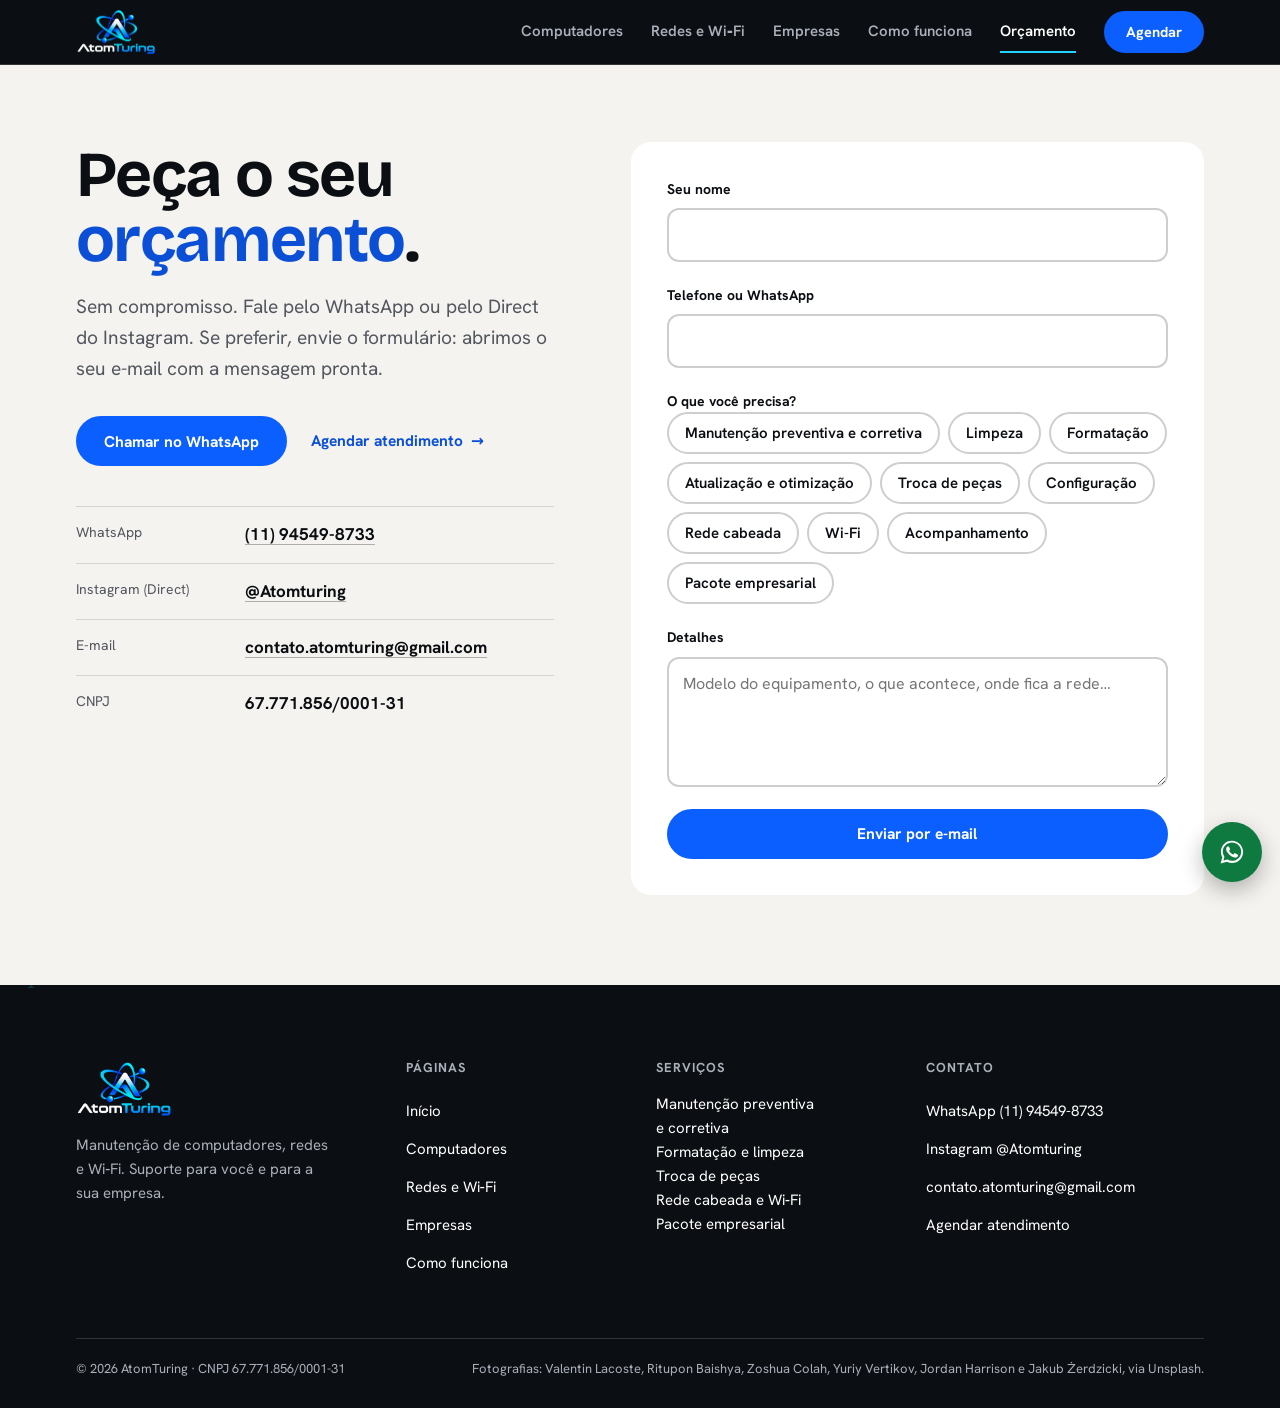
<file: site/orcamento.html>
<!doctype html>
<html lang="pt-BR">
<head>
<meta charset="utf-8">
<meta name="viewport" content="width=device-width, initial-scale=1, viewport-fit=cover">
<title>Orçamento sem compromisso — AtomTuring</title>
<meta name="description" content="Peça um orçamento sem compromisso pelo WhatsApp, Direct do Instagram, e-mail ou formulário.">
<link rel="canonical" href="https://atomturing.vercel.app/orcamento.html">
<meta name="theme-color" content="#0b0e12">
<meta property="og:type" content="website">
<meta property="og:locale" content="pt_BR">
<meta property="og:site_name" content="AtomTuring">
<meta property="og:title" content="Orçamento sem compromisso — AtomTuring">
<meta property="og:description" content="Peça um orçamento sem compromisso pelo WhatsApp, Direct do Instagram, e-mail ou formulário.">
<meta property="og:url" content="https://atomturing.vercel.app/orcamento.html">
<meta property="og:image" content="https://atomturing.vercel.app/assets/photos/tecnico-pc-1200.webp">
<meta name="twitter:card" content="summary_large_image">
<link rel="icon" type="image/png" href="assets/favicon.png">
<link rel="preload" href="assets/fonts/display.woff2" as="font" type="font/woff2" crossorigin>
<link rel="preload" href="assets/fonts/sans.woff2" as="font" type="font/woff2" crossorigin>
<script>document.documentElement.classList.add("js")</script>
<link rel="stylesheet" href="css/site.css">
<script type="application/ld+json">{"@context": "https://schema.org", "@type": "ProfessionalService", "name": "AtomTuring", "url": "https://atomturing.vercel.app/", "description": "Manutenção de computadores e redes: manutenção preventiva e corretiva, formatação, limpeza, troca de peças, rede cabeada, Wi-Fi e suporte para empresas.", "email": "contato.atomturing@gmail.com", "telephone": "+55 11 94549-8733", "taxID": "67.771.856/0001-31", "image": "https://atomturing.vercel.app/assets/photos/tecnico-pc-1200.webp", "sameAs": ["https://instagram.com/Atomturing"], "knowsAbout": ["Manutenção de computadores", "Formatação", "Redes cabeadas", "Wi-Fi", "Suporte técnico empresarial"]}</script>
</head>
<body>
<a class="skip" href="#conteudo">Pular para o conteúdo</a>
<header class="nav" id="top"><div class="wrap nav__in">
  <a class="nav__brand" href="index.html" aria-label="AtomTuring, página inicial"><img src="assets/logos/lockup-t-320.png" alt="AtomTuring" width="320" height="185"></a>
  <nav class="nav__links" id="menu" aria-label="Principal"><a href="computadores.html">Computadores</a><a href="redes.html">Redes e Wi‑Fi</a><a href="empresas.html">Empresas</a><a href="como-funciona.html">Como funciona</a><a href="orcamento.html" aria-current="page">Orçamento</a><a class="nav__ag" href="agendar.html">Agendar atendimento</a></nav>
  <a class="btn btn--sm nav__cta" href="agendar.html">Agendar</a>
  <button class="burger" type="button" aria-label="Abrir menu" aria-controls="menu" aria-expanded="false"><span></span><span></span></button>
</div></header>
<main id="conteudo" tabindex="-1">

<section class="sec sec--form" id="formulario"><div class="wrap formgrid">
  <div>
    <h1>Peça o seu <em>orçamento</em>.</h1>
    <p class="lead">Sem compromisso. Fale pelo WhatsApp ou pelo Direct do Instagram. Se preferir, envie o formulário: abrimos o seu e-mail com a mensagem pronta.</p>
    <div class="btns"><a class="btn" href="https://wa.me/5511945498733?text=Ol%C3%A1%2C%20AtomTuring!%20Quero%20um%20or%C3%A7amento." target="_blank" rel="noopener">Chamar no WhatsApp<span class="sr-only"> (abre em nova aba)</span></a><a class="tlink" href="agendar.html">Agendar atendimento <span aria-hidden="true">→</span></a></div>
    <dl class="contacts">
      <div><dt>WhatsApp</dt><dd><a href="https://wa.me/5511945498733?text=Ol%C3%A1%2C%20AtomTuring!%20Quero%20um%20or%C3%A7amento." target="_blank" rel="noopener">(11) 94549-8733<span class="sr-only"> (abre em nova aba)</span></a></dd></div>
      <div><dt>Instagram (Direct)</dt><dd><a href="https://instagram.com/Atomturing" target="_blank" rel="noopener">@Atomturing<span class="sr-only"> (abre em nova aba)</span></a></dd></div>
      <div><dt>E-mail</dt><dd><a href="mailto:contato.atomturing@gmail.com">contato.atomturing@gmail.com</a></dd></div>
      <div><dt>CNPJ</dt><dd>67.771.856/0001-31</dd></div>
    </dl>
  </div>
  <form class="form" id="form" novalidate>
    <label class="f"><span>Seu nome</span><input type="text" name="nome" autocomplete="name" required aria-required="true" aria-describedby="err"></label>
    <label class="f"><span>Telefone ou WhatsApp</span><input type="tel" name="tel" autocomplete="tel" inputmode="tel"></label>
    <fieldset class="f"><legend>O que você precisa?</legend><div class="opts" id="opts"><label><input type="checkbox" name="s" value="Manutenção preventiva e corretiva"><span>Manutenção preventiva e corretiva</span></label><label><input type="checkbox" name="s" value="Limpeza"><span>Limpeza</span></label><label><input type="checkbox" name="s" value="Formatação"><span>Formatação</span></label><label><input type="checkbox" name="s" value="Atualização e otimização"><span>Atualização e otimização</span></label><label><input type="checkbox" name="s" value="Troca de peças"><span>Troca de peças</span></label><label><input type="checkbox" name="s" value="Configuração"><span>Configuração</span></label><label><input type="checkbox" name="s" value="Rede cabeada"><span>Rede cabeada</span></label><label><input type="checkbox" name="s" value="Wi-Fi"><span>Wi-Fi</span></label><label><input type="checkbox" name="s" value="Acompanhamento"><span>Acompanhamento</span></label><label><input type="checkbox" name="s" value="Pacote empresarial"><span>Pacote empresarial</span></label></div></fieldset>
    <label class="f"><span>Detalhes</span><textarea name="msg" rows="4" placeholder="Modelo do equipamento, o que acontece, onde fica a rede…"></textarea></label>
    <p class="err" id="err" role="alert" hidden>Escreva seu nome para continuar.</p>
    <button class="btn" type="submit">Enviar por e-mail</button><p class="status" role="status" aria-live="polite" hidden></p>
  </form>
</div></section>
</main>
<footer class="foot"><canvas class="rain" aria-hidden="true" data-rain></canvas><div class="wrap">
  <div class="foot__top">
    <div class="foot__brand"><img src="assets/logos/lockup-t-320.png" alt="AtomTuring" width="320" height="185" loading="lazy"><p>Manutenção de computadores, redes e Wi‑Fi. Suporte para você e para a sua empresa.</p></div>
    <nav class="foot__col" aria-label="Páginas"><h2>Páginas</h2><ul><li><a href="index.html">Início</a></li><li><a href="computadores.html">Computadores</a></li><li><a href="redes.html">Redes e Wi‑Fi</a></li><li><a href="empresas.html">Empresas</a></li><li><a href="como-funciona.html">Como funciona</a></li></ul></nav>
    <div class="foot__col"><h2>Serviços</h2><ul><li>Manutenção preventiva e corretiva</li><li>Formatação e limpeza</li><li>Troca de peças</li><li>Rede cabeada e Wi‑Fi</li><li>Pacote empresarial</li></ul></div>
    <div class="foot__col"><h2>Contato</h2><ul><li><a href="https://wa.me/5511945498733?text=Ol%C3%A1%2C%20AtomTuring!%20Quero%20um%20or%C3%A7amento." target="_blank" rel="noopener">WhatsApp (11) 94549-8733<span class="sr-only"> (abre em nova aba)</span></a></li><li><a href="https://instagram.com/Atomturing" target="_blank" rel="noopener">Instagram @Atomturing<span class="sr-only"> (abre em nova aba)</span></a></li><li><a href="mailto:contato.atomturing@gmail.com">contato.atomturing@gmail.com</a></li><li><a href="agendar.html">Agendar atendimento</a></li></ul></div>
  </div>
  <div class="foot__bar"><p>© 2026 AtomTuring · CNPJ 67.771.856/0001-31</p><p>Fotografias: Valentin Lacoste, Ritupon Baishya, Zoshua Colah, Yuriy Vertikov, Jordan Harrison e Jakub Żerdzicki, via Unsplash.</p></div>
</div></footer>
<a class="fab" href="https://wa.me/5511945498733?text=Ol%C3%A1%2C%20AtomTuring!%20Quero%20um%20or%C3%A7amento." target="_blank" rel="noopener" aria-label="Chamar no WhatsApp (abre em nova aba)"><svg viewBox="0 0 32 32" width="28" height="28" aria-hidden="true"><path fill="#fff" d="M16 3C9 3 3.3 8.600 3.300 15.600c0 2.300.6 4.400 1.700 6.300L3 29l7.300-1.900a12.700 12.700 0 0 0 5.700 1.400c7 0 12.700-5.600 12.700-12.600S23 3 16 3Zm0 23.100c-1.800 0-3.600-.5-5.100-1.400l-.4-.2-4.300 1.100 1.200-4.200-.3-.4a10.300 10.300 0 0 1-1.600-5.500C5.500 9.800 10.200 5.200 16 5.200s10.500 4.600 10.500 10.400S21.800 26.100 16 26.100Zm5.800-7.800c-.3-.2-1.900-.9-2.200-1-.3-.1-.5-.2-.7.200-.2.300-.8 1-1 1.200-.2.200-.4.200-.7.100-.3-.2-1.400-.5-2.600-1.600-1-.9-1.600-1.900-1.800-2.300-.2-.3 0-.5.100-.7l.5-.6c.1-.2.200-.3.300-.5.100-.2.100-.4 0-.6l-1-2.300c-.3-.6-.5-.5-.7-.5h-.6c-.2 0-.6.100-.9.400-.3.300-1.200 1.200-1.200 2.800s1.200 3.300 1.400 3.500c.2.200 2.400 3.700 5.800 5.100 3.400 1.400 3.400 1 4 .9.6-.1 1.900-.8 2.200-1.500.3-.8.3-1.400.2-1.500-.1-.2-.3-.3-.6-.4Z"/></svg></a>
<script src="js/site.js" defer></script>
</body>
</html>
</file>
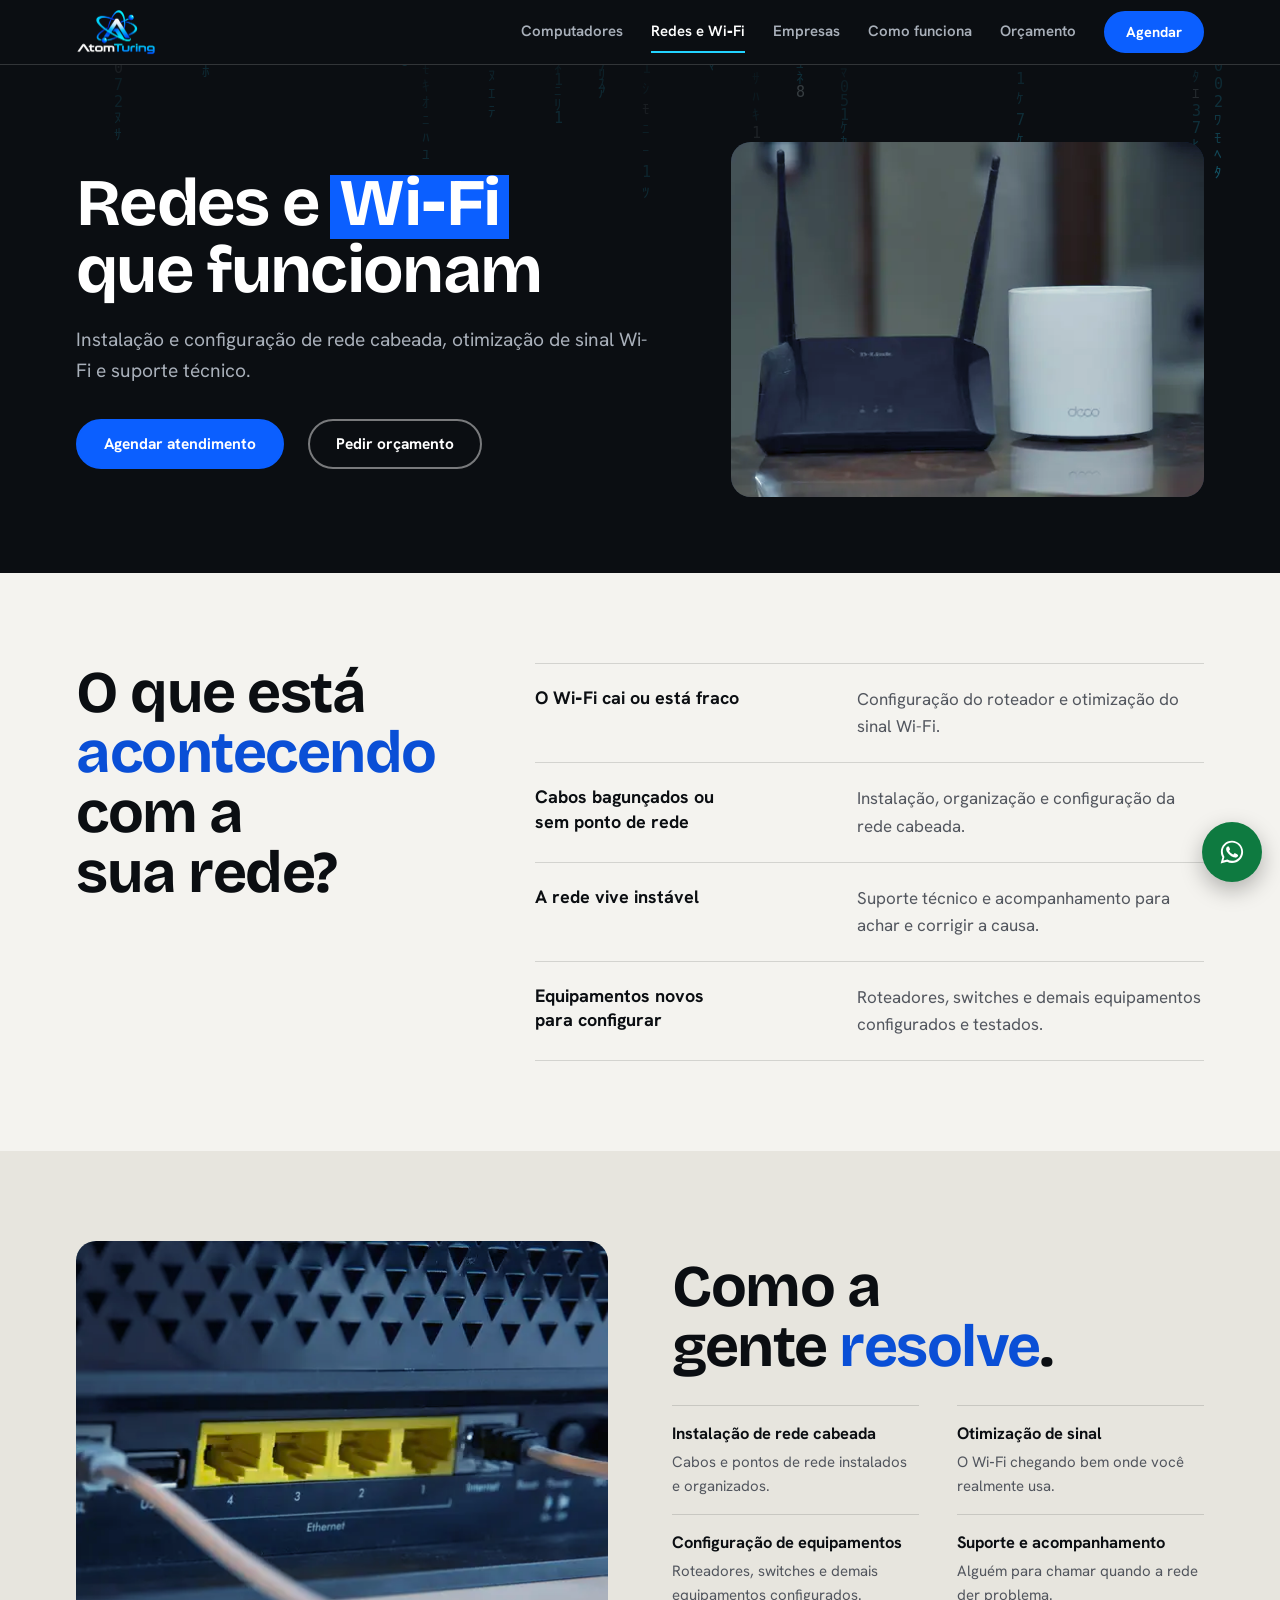
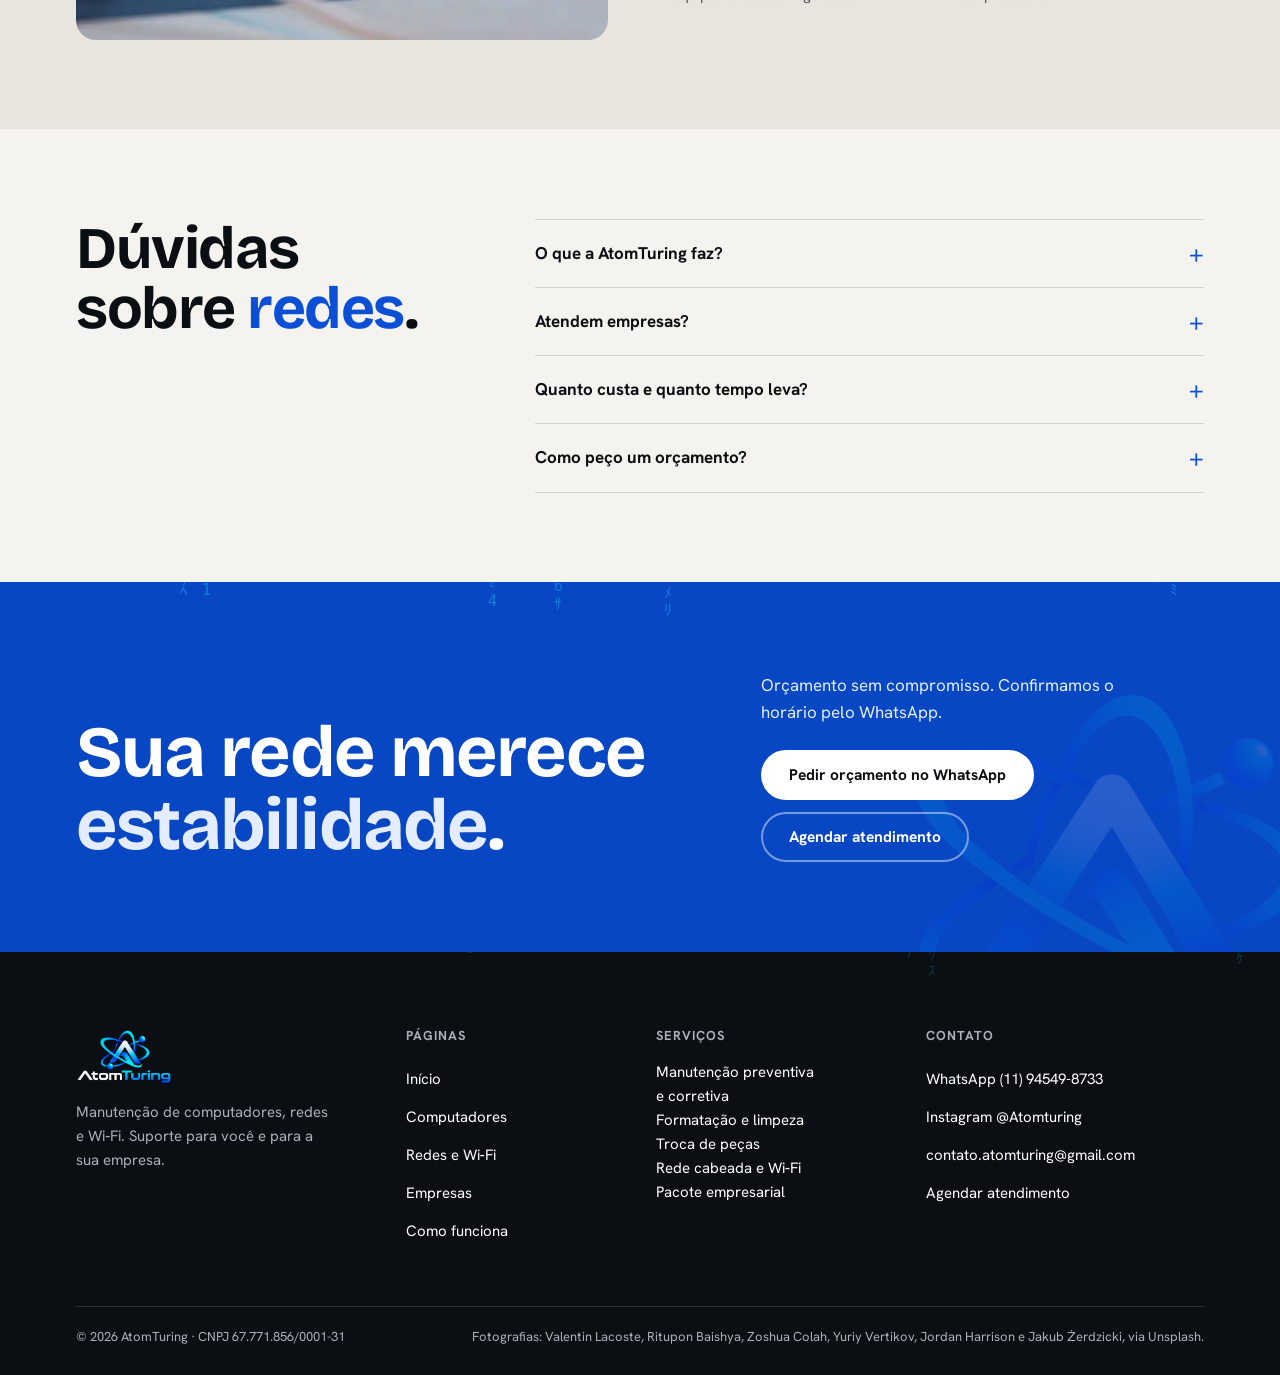
<file: site/redes.html>
<!doctype html>
<html lang="pt-BR">
<head>
<meta charset="utf-8">
<meta name="viewport" content="width=device-width, initial-scale=1, viewport-fit=cover">
<title>Redes, Wi‑Fi e rede cabeada — AtomTuring</title>
<meta name="description" content="Instalação e configuração de rede cabeada, otimização de sinal Wi-Fi, configuração de equipamentos e suporte técnico.">
<link rel="canonical" href="https://atomturing.vercel.app/redes.html">
<meta name="theme-color" content="#0b0e12">
<meta property="og:type" content="website">
<meta property="og:locale" content="pt_BR">
<meta property="og:site_name" content="AtomTuring">
<meta property="og:title" content="Redes, Wi‑Fi e rede cabeada — AtomTuring">
<meta property="og:description" content="Instalação e configuração de rede cabeada, otimização de sinal Wi-Fi, configuração de equipamentos e suporte técnico.">
<meta property="og:url" content="https://atomturing.vercel.app/redes.html">
<meta property="og:image" content="https://atomturing.vercel.app/assets/photos/wifi-roteador-1200.webp">
<meta name="twitter:card" content="summary_large_image">
<link rel="icon" type="image/png" href="assets/favicon.png">
<link rel="preload" href="assets/fonts/display.woff2" as="font" type="font/woff2" crossorigin>
<link rel="preload" href="assets/fonts/sans.woff2" as="font" type="font/woff2" crossorigin>
<script>document.documentElement.classList.add("js")</script>
<link rel="stylesheet" href="css/site.css">
<script type="application/ld+json">{"@context": "https://schema.org", "@type": "ProfessionalService", "name": "AtomTuring", "url": "https://atomturing.vercel.app/", "description": "Manutenção de computadores e redes: manutenção preventiva e corretiva, formatação, limpeza, troca de peças, rede cabeada, Wi-Fi e suporte para empresas.", "email": "contato.atomturing@gmail.com", "telephone": "+55 11 94549-8733", "taxID": "67.771.856/0001-31", "image": "https://atomturing.vercel.app/assets/photos/tecnico-pc-1200.webp", "sameAs": ["https://instagram.com/Atomturing"], "knowsAbout": ["Manutenção de computadores", "Formatação", "Redes cabeadas", "Wi-Fi", "Suporte técnico empresarial"]}</script>
</head>
<body>
<a class="skip" href="#conteudo">Pular para o conteúdo</a>
<header class="nav" id="top"><div class="wrap nav__in">
  <a class="nav__brand" href="index.html" aria-label="AtomTuring, página inicial"><img src="assets/logos/lockup-t-320.png" alt="AtomTuring" width="320" height="185"></a>
  <nav class="nav__links" id="menu" aria-label="Principal"><a href="computadores.html">Computadores</a><a href="redes.html" aria-current="page">Redes e Wi‑Fi</a><a href="empresas.html">Empresas</a><a href="como-funciona.html">Como funciona</a><a href="orcamento.html">Orçamento</a><a class="nav__ag" href="agendar.html">Agendar atendimento</a></nav>
  <a class="btn btn--sm nav__cta" href="agendar.html">Agendar</a>
  <button class="burger" type="button" aria-label="Abrir menu" aria-controls="menu" aria-expanded="false"><span></span><span></span></button>
</div></header>
<main id="conteudo" tabindex="-1">
<section class="pagehead"><canvas class="rain" aria-hidden="true" data-rain></canvas><div class="wrap pagehead__in">
  <div class="pagehead__txt"><h1>Redes e <em>Wi‑Fi</em> que funcionam</h1><p class="lead">Instalação e configuração de rede cabeada, otimização de sinal Wi-Fi e suporte técnico.</p><div class="btns"><a class="btn" href="agendar.html?s=Rede%20cabeada%2CWi-Fi#agendar">Agendar atendimento</a><a class="btn btn--line" href="https://wa.me/5511945498733?text=Ol%C3%A1%2C%20AtomTuring!%20Quero%20um%20or%C3%A7amento." target="_blank" rel="noopener">Pedir orçamento<span class="sr-only"> (abre em nova aba)</span></a></div></div><figure class="pagehead__ph rv"><img src="assets/photos/wifi-roteador-640.webp" srcset="assets/photos/wifi-roteador-640.webp 640w, assets/photos/wifi-roteador-1200.webp 1200w" sizes="(min-width:1000px) 40vw, 100vw" width="1200" height="800" alt="Roteador preto com antenas ao lado de um nó mesh branco" style="object-position:50% 55%"></figure>
</div></section>
<section class="sec "><div class="wrap split"><div class="split__h rv"><h2>O que está <em>acontecendo</em> com a sua rede?</h2></div><div class="rows rv"><div class="row"><h3>O Wi‑Fi cai ou está fraco</h3><p>Configuração do roteador e otimização do sinal Wi-Fi.</p></div><div class="row"><h3>Cabos bagunçados ou sem ponto de rede</h3><p>Instalação, organização e configuração da rede cabeada.</p></div><div class="row"><h3>A rede vive instável</h3><p>Suporte técnico e acompanhamento para achar e corrigir a causa.</p></div><div class="row"><h3>Equipamentos novos para configurar</h3><p>Roteadores, switches e demais equipamentos configurados e testados.</p></div></div></div></section>
<section class="sec sec--tint"><div class="wrap duo"><figure class="duo__ph rv"><img src="assets/photos/roteador-portas-640.webp" srcset="assets/photos/roteador-portas-640.webp 640w, assets/photos/roteador-portas-1200.webp 1200w" sizes="(min-width:1000px) 44vw, 100vw" width="1200" height="752" alt="Traseira de um roteador com portas de rede amarelas e cabo conectado" style="object-position:45% 50%" loading=lazy decoding=async></figure><div class="rv"><h2>Como a gente <em>resolve</em>.</h2><dl class="dl dl--one"><div><dt>Instalação de rede cabeada</dt><dd>Cabos e pontos de rede instalados e organizados.</dd></div><div><dt>Otimização de sinal</dt><dd>O Wi‑Fi chegando bem onde você realmente usa.</dd></div><div><dt>Configuração de equipamentos</dt><dd>Roteadores, switches e demais equipamentos configurados.</dd></div><div><dt>Suporte e acompanhamento</dt><dd>Alguém para chamar quando a rede der problema.</dd></div></dl></div></div></section>
<section class="sec"><div class="wrap split"><div class="split__h rv"><h2>Dúvidas sobre <em>redes</em>.</h2></div><div class="faq rv"><details><summary>O que a AtomTuring faz?</summary><p>Manutenção preventiva e corretiva, formatação, limpeza, troca de peças e otimização do sistema de computadores. Instalação e configuração de rede cabeada, otimização de sinal Wi-Fi e suporte técnico. E acompanhamento contínuo.</p></details><details><summary>Atendem empresas?</summary><p>Sim. O suporte é pensado para você e sua empresa, inclusive com pacote mensal.</p></details><details><summary>Quanto custa e quanto tempo leva?</summary><p>Depende do serviço. Valores e prazos são combinados no orçamento, que é sem compromisso.</p></details><details><summary>Como peço um orçamento?</summary><p>Pelo WhatsApp (11) 94549-8733, pelo Direct do Instagram @Atomturing, por e-mail ou pelo formulário da página de orçamento.</p></details></div></div></section>
<section class="cta"><canvas class="rain" aria-hidden="true" data-rain></canvas><img class="cta__mark" src="assets/logos/simbolo-520.png" alt="" aria-hidden="true" width="520" height="401" loading="lazy"><div class="wrap cta__in rv">
  <h2>Sua rede merece <em>estabilidade</em>.</h2>
  <div class="cta__side"><p>Orçamento sem compromisso. Confirmamos o horário pelo WhatsApp.</p>
  <div class="btns"><a class="btn btn--paper" href="https://wa.me/5511945498733?text=Ol%C3%A1%2C%20AtomTuring!%20Quero%20um%20or%C3%A7amento." target="_blank" rel="noopener">Pedir orçamento no WhatsApp<span class="sr-only"> (abre em nova aba)</span></a><a class="btn btn--line" href="agendar.html">Agendar atendimento</a></div></div>
</div></section>
</main>
<footer class="foot"><canvas class="rain" aria-hidden="true" data-rain></canvas><div class="wrap">
  <div class="foot__top">
    <div class="foot__brand"><img src="assets/logos/lockup-t-320.png" alt="AtomTuring" width="320" height="185" loading="lazy"><p>Manutenção de computadores, redes e Wi‑Fi. Suporte para você e para a sua empresa.</p></div>
    <nav class="foot__col" aria-label="Páginas"><h2>Páginas</h2><ul><li><a href="index.html">Início</a></li><li><a href="computadores.html">Computadores</a></li><li><a href="redes.html">Redes e Wi‑Fi</a></li><li><a href="empresas.html">Empresas</a></li><li><a href="como-funciona.html">Como funciona</a></li></ul></nav>
    <div class="foot__col"><h2>Serviços</h2><ul><li>Manutenção preventiva e corretiva</li><li>Formatação e limpeza</li><li>Troca de peças</li><li>Rede cabeada e Wi‑Fi</li><li>Pacote empresarial</li></ul></div>
    <div class="foot__col"><h2>Contato</h2><ul><li><a href="https://wa.me/5511945498733?text=Ol%C3%A1%2C%20AtomTuring!%20Quero%20um%20or%C3%A7amento." target="_blank" rel="noopener">WhatsApp (11) 94549-8733<span class="sr-only"> (abre em nova aba)</span></a></li><li><a href="https://instagram.com/Atomturing" target="_blank" rel="noopener">Instagram @Atomturing<span class="sr-only"> (abre em nova aba)</span></a></li><li><a href="mailto:contato.atomturing@gmail.com">contato.atomturing@gmail.com</a></li><li><a href="agendar.html">Agendar atendimento</a></li></ul></div>
  </div>
  <div class="foot__bar"><p>© 2026 AtomTuring · CNPJ 67.771.856/0001-31</p><p>Fotografias: Valentin Lacoste, Ritupon Baishya, Zoshua Colah, Yuriy Vertikov, Jordan Harrison e Jakub Żerdzicki, via Unsplash.</p></div>
</div></footer>
<a class="fab" href="https://wa.me/5511945498733?text=Ol%C3%A1%2C%20AtomTuring!%20Quero%20um%20or%C3%A7amento." target="_blank" rel="noopener" aria-label="Chamar no WhatsApp (abre em nova aba)"><svg viewBox="0 0 32 32" width="28" height="28" aria-hidden="true"><path fill="#fff" d="M16 3C9 3 3.3 8.600 3.300 15.600c0 2.300.6 4.400 1.700 6.300L3 29l7.300-1.900a12.700 12.700 0 0 0 5.700 1.400c7 0 12.700-5.600 12.700-12.600S23 3 16 3Zm0 23.100c-1.800 0-3.600-.5-5.100-1.400l-.4-.2-4.300 1.100 1.200-4.200-.3-.4a10.300 10.300 0 0 1-1.600-5.500C5.500 9.800 10.200 5.200 16 5.200s10.500 4.600 10.500 10.400S21.800 26.100 16 26.100Zm5.800-7.800c-.3-.2-1.900-.9-2.200-1-.3-.1-.5-.2-.7.200-.2.300-.8 1-1 1.200-.2.200-.4.200-.7.100-.3-.2-1.400-.5-2.600-1.600-1-.9-1.600-1.900-1.800-2.300-.2-.3 0-.5.100-.7l.5-.6c.1-.2.200-.3.300-.5.100-.2.100-.4 0-.6l-1-2.300c-.3-.6-.5-.5-.7-.5h-.6c-.2 0-.6.100-.9.400-.3.300-1.200 1.200-1.200 2.800s1.200 3.300 1.400 3.500c.2.200 2.400 3.700 5.800 5.100 3.400 1.400 3.400 1 4 .9.6-.1 1.900-.8 2.200-1.500.3-.8.3-1.400.2-1.500-.1-.2-.3-.3-.6-.4Z"/></svg></a>
<script src="js/site.js" defer></script>
</body>
</html>
</file>
<file: site/css/site.css>
/* AtomTuring v2 — base clara e fria, tinta azul-marinho e o azul da logo como única cor de destaque.
   Títulos em Bricolage Grotesque; texto em Hanken Grotesk. */
@font-face{font-family:"Display";src:url(../assets/fonts/display.woff2) format("woff2");font-weight:200 800;font-display:swap}
@font-face{font-family:"Sans";src:url(../assets/fonts/sans.woff2) format("woff2");font-weight:100 900;font-display:swap}
:root{
  --ground:#f4f3ef; --tint:#e7e5de; --white:#fff; --ink:#0b0e12; --ink-2:#12171e;
  --blue:#0b5fff; --blue-d:#0847c4; --blue-t:#0a4fd6; --cyan:#22d3ff;
  --tx:#0b0e12; --mu:#52565e; --mu-d:#a9b0ba;
  --line:rgba(11,14,18,.14); --line-d:rgba(255,255,255,.16);
  --display:"Display",system-ui,sans-serif; --sans:"Sans",system-ui,-apple-system,"Segoe UI",sans-serif;
  --ease:cubic-bezier(.23,1,.32,1); --nav:64px; --pad:clamp(20px,5vw,56px); --max:1240px; --r:20px;
  --focus:var(--blue-t); --err:#b3261e; --wa:#0e7a40;
}
*{box-sizing:border-box;margin:0}
html{scroll-behavior:smooth;-webkit-text-size-adjust:100%;scroll-padding-top:calc(var(--nav) + 12px)}
body{background:var(--ground);color:var(--tx);font:400 17px/1.6 var(--sans);-webkit-font-smoothing:antialiased;text-rendering:optimizeLegibility;overflow-x:clip}
img{display:block;max-width:100%;height:auto}
a{color:inherit;text-decoration:none}
ul,ol{list-style:none;padding:0}
button,input,select,textarea{font:inherit;color:inherit}
:focus-visible{outline:3px solid var(--focus);outline-offset:3px;border-radius:6px}
.sr-only{position:absolute;width:1px;height:1px;margin:-1px;overflow:hidden;clip:rect(0 0 0 0);white-space:nowrap}
.skip{position:absolute;left:12px;top:-64px;z-index:100;padding:10px 16px;background:var(--blue-d);color:#fff;border-radius:999px}
.skip:focus{top:10px}
main:focus{outline:none}
.wrap{max-width:var(--max);margin:0 auto;padding:0 var(--pad)}
h1,h2,h3{font-weight:700;text-wrap:balance}
h1,h2{font-family:var(--display);line-height:1.02;letter-spacing:-.025em}
h1{font-size:clamp(42px,6vw,88px)}
h2{font-size:clamp(34px,4.6vw,64px)}
h3{font-family:var(--sans);font-weight:700;font-size:18px;line-height:1.35}
em{font-style:normal;color:var(--blue-t)}
.lead{margin-top:20px;max-width:34em;font-size:clamp(17px,1.5vw,19.5px);line-height:1.6;color:var(--mu);text-wrap:pretty}
p,li{text-wrap:pretty}
.note{margin-top:20px;font-size:14px;color:var(--mu)}

/* contextos escuros */
.nav,.hero,.pagehead,.band--dark,.band--blue,.corp,.cta,.foot{--focus:var(--cyan);color:var(--white)}
.hero em,.pagehead em,.band--dark em,.corp em,.foot em{color:#fff;background:linear-gradient(var(--blue),var(--blue)) 0 78%/100% 80% no-repeat;padding:0 .14em;margin:0 -.04em;-webkit-box-decoration-break:clone;box-decoration-break:clone}
.hero .lead,.pagehead .lead,.band--dark .lead,.corp .lead{color:var(--mu-d)}
.band--blue .lead,.band--blue em,.cta em,.cta p{color:#e3edff}

/* botões */
.btns{display:flex;flex-wrap:wrap;align-items:center;gap:12px 24px;margin-top:32px}
.btn{display:inline-flex;align-items:center;justify-content:center;min-height:50px;padding:0 26px;border:2px solid var(--blue);border-radius:999px;background:var(--blue);color:#fff;font:700 15.5px/1 var(--sans);cursor:pointer;transition:background-color .2s var(--ease),border-color .2s var(--ease),color .2s var(--ease),transform .16s var(--ease)}
.btn:active{transform:scale(.97)}
.btn--sm{min-height:42px;padding:0 20px;font-size:14.5px}
.btn--line{background:transparent;border-color:rgba(255,255,255,.45);color:#fff}
.btn--paper{background:#fff;border-color:#fff;color:var(--ink)}
.tlink{display:inline-flex;gap:8px;align-items:center;min-height:44px;font-weight:700;font-size:15.5px;color:var(--blue-t);text-decoration:underline;text-decoration-color:transparent;text-underline-offset:5px;transition:text-decoration-color .2s}
.tlink span{transition:transform .2s var(--ease)}
.tlink--d,.pagehead .tlink,.band--dark .tlink,.corp .tlink{color:#fff}
.tl{color:var(--blue-t);font-weight:700;text-decoration:underline;text-underline-offset:4px}
@media (hover:hover) and (pointer:fine){
  .btn:hover{background:var(--blue-d);border-color:var(--blue-d)}
  .btn--line:hover{background:#fff;border-color:#fff;color:var(--ink)}
  .btn--paper:hover{background:var(--ink);border-color:var(--ink);color:#fff}
  .tlink:hover{text-decoration-color:currentColor}.tlink:hover span{transform:translateX(4px)}
  .nav__links a:hover{color:#fff}
}

/* topo */
.nav{position:sticky;top:0;z-index:50;background:var(--ink);border-bottom:1px solid var(--line-d)}
.nav__in{height:var(--nav);display:flex;align-items:center;gap:28px}
.nav__brand img{height:46px;width:auto}
.nav__links{display:flex;gap:28px;margin-left:auto;font-size:15px;font-weight:600;color:var(--mu-d)}
.nav__links a{padding:8px 0;border-bottom:2px solid transparent;transition:color .2s,border-color .2s}
.nav__links a[aria-current=page]{color:#fff;border-bottom-color:var(--cyan)}
.nav__ag{display:none}
.burger{display:none;width:44px;height:44px;margin-left:auto;border:0;background:none;cursor:pointer}
.burger span{display:block;width:22px;height:2px;margin:6px auto;background:#fff;transition:transform .25s var(--ease)}
.nav.open .burger span:first-child{transform:translateY(4px) rotate(45deg)}
.nav.open .burger span:last-child{transform:translateY(-4px) rotate(-45deg)}

/* abertura */
.hero{background:var(--ink);padding:clamp(40px,6vw,80px) 0 clamp(48px,6vw,88px)}
.hero__in{display:grid;grid-template-columns:1.15fr .85fr;gap:clamp(32px,6vw,96px);align-items:center}
.hero h1{font-size:clamp(40px,5.2vw,76px);max-width:12em}
.hero__note{margin-top:28px;font-size:14.5px;color:var(--mu-d)}
.hero__note a{white-space:nowrap;color:#fff;text-decoration:underline;text-underline-offset:4px}
.hero__ph{position:relative;margin:0}
.hero__ph img{width:100%;aspect-ratio:5/4;object-fit:cover;border-radius:var(--r)}

/* seções */
.sec{padding:clamp(56px,7vw,104px) 0}
.sec--tint{background:var(--tint)}
.sechead{display:grid;grid-template-columns:1fr 1fr;gap:clamp(24px,5vw,80px);align-items:end;margin-bottom:clamp(32px,4vw,56px)}
.sechead .lead{margin:0}
.split{display:grid;grid-template-columns:4fr 7fr;gap:clamp(32px,6vw,96px);align-items:start}
.split__h--sticky{position:sticky;top:calc(var(--nav) + 32px)}

/* chuva de código: leve, só em faixas escuras, atrás do conteúdo */
.rain{position:absolute;inset:0;width:100%;height:100%;opacity:.34;pointer-events:none;z-index:0}
.hero,.band--dark,.corp,.pagehead,.foot{position:relative;overflow:hidden}
.hero__in,.band__in,.corp__in,.pagehead__in,.foot .wrap{position:relative;z-index:1}
.foot .rain{opacity:.2}
.corp .rain{opacity:.3}
.hero .rain,.pagehead .rain{-webkit-mask-image:linear-gradient(90deg,rgba(0,0,0,.4),rgba(0,0,0,.4) 55%,#000 82%);mask-image:linear-gradient(90deg,rgba(0,0,0,.4),rgba(0,0,0,.4) 55%,#000 82%)}
.cta__mark{z-index:0}
.cta .rain{opacity:.4}

/* bloco foto + lista das páginas internas */
.duo{display:grid;grid-template-columns:1fr 1fr;gap:clamp(28px,5vw,80px);align-items:center}
.duo__ph{margin:0;position:relative}.duo__ph img{width:100%;aspect-ratio:4/3;object-fit:cover;border-radius:var(--r)}
.duo__ph::after{content:"";position:absolute;inset:0;border-radius:var(--r);background:var(--blue);mix-blend-mode:soft-light;opacity:.3;pointer-events:none}
.dl--one{grid-template-columns:1fr}
.cta{position:relative;overflow:hidden}
.cta__mark{position:absolute;right:-40px;bottom:-60px;width:min(420px,46vw);height:auto;opacity:.13;pointer-events:none}
.cta__in{position:relative}

/* combinado */
.pledge{background:#fff;border-bottom:1px solid var(--line)}
.pledge__in{display:grid;grid-template-columns:repeat(4,1fr);gap:0}
.pledge p{display:grid;align-content:start;gap:2px;padding:24px 24px 24px 0;margin-right:24px;border-right:1px solid var(--line)}
.pledge p:last-child{border-right:0;margin-right:0}
.pledge strong{display:flex;align-items:center;gap:10px;font-family:var(--display);font-size:22px;line-height:1.15;letter-spacing:-.015em}
.pledge strong::before{content:"";flex:none;width:12px;height:12px;border-radius:50%;background:var(--blue)}
.pledge span{padding-left:22px;font-size:15.5px;color:var(--mu)}
.teaser{background:#fff;padding:clamp(40px,5vw,72px) 0;border-top:1px solid var(--line);border-bottom:1px solid var(--line)}
.teaser__in{display:grid;grid-template-columns:1fr auto;gap:clamp(24px,4vw,56px);align-items:center}
.teaser h2{font-size:clamp(30px,4vw,52px)}

/* tratamento único das fotos: leve tom azul da marca */
.hero__ph,.svc__ph,.band__ph,.corp__ph,.pagehead__ph,.espec__ph,.prob__m{position:relative}
.hero__ph::after,.svc__ph::after,.band__ph::after,.corp__ph::after,.pagehead__ph::after,.espec__ph::after,.prob__m::after{content:"";position:absolute;inset:0;border-radius:var(--r);background:var(--blue);mix-blend-mode:soft-light;opacity:.3;pointer-events:none}

/* problemas */
.espec{display:grid;grid-template-columns:1.1fr .9fr;gap:clamp(32px,6vw,96px);align-items:start}
.probs{border-bottom:1px solid var(--line)}
.prob{border-top:1px solid var(--line)}
.prob button{display:flex;align-items:baseline;gap:20px;width:100%;padding:22px 0;border:0;background:none;text-align:left;cursor:pointer;color:#34425a;transition:color .25s}
.prob__n{font:700 13px/1 var(--sans);font-variant-numeric:tabular-nums;letter-spacing:.04em;min-width:2em}
.prob__t{font-family:var(--display);font-weight:700;font-size:clamp(24px,2.6vw,36px);line-height:1.1;letter-spacing:-.02em}
.prob.is-on button{color:var(--ink)}
.prob.is-on .prob__n{color:var(--blue-t)}
.prob__p{display:grid;grid-template-rows:0fr;transition:grid-template-rows .4s var(--ease)}
.prob__p>div{overflow:hidden;min-height:0;padding-left:calc(2em + 20px)}
.prob.is-on .prob__p{grid-template-rows:1fr}
.prob__p p{max-width:30em;color:var(--mu)}
.prob__p .tlink{margin:14px 0 26px}
.prob__m{display:none}
.espec__ph{position:sticky;top:calc(var(--nav) + 32px);aspect-ratio:1/1;overflow:hidden;border-radius:var(--r);background:var(--tint)}
.espec__ph img{position:absolute;inset:0;width:100%;height:100%;object-fit:cover;opacity:0;transform:scale(1.03);transition:opacity .5s var(--ease),transform .8s var(--ease)}
.espec__ph img.on{opacity:1;transform:none}

/* serviços */
.svc{display:grid;grid-template-columns:6fr 6fr;gap:clamp(24px,5vw,72px);align-items:center;padding:clamp(20px,3vw,40px);border-radius:var(--r);background:#fff}
.svc__ph{margin:0;overflow:hidden;border-radius:calc(var(--r) - 4px)}
.svc__ph img{width:100%;aspect-ratio:4/3.4;object-fit:cover}
.svc__t{font-family:var(--display);font-size:clamp(30px,3.4vw,46px);letter-spacing:-.02em;line-height:1.05}
.svc .lead{margin-top:14px}
.dl{display:grid;grid-template-columns:1fr 1fr;gap:0 clamp(20px,3vw,40px);margin-top:28px}
.dl>div{padding:16px 0;border-top:1px solid var(--line)}
.dl dt{font-weight:700;font-size:16.5px;line-height:1.35}
.dl dd{margin-top:6px;font-size:15px;color:var(--mu)}
.band{padding:clamp(56px,7vw,104px) 0}
.band--dark{background:var(--ink)}
.band__in{display:grid;grid-template-columns:7fr 5fr;gap:clamp(32px,6vw,88px);align-items:center}
.band--dark .dl>div{border-top-color:var(--line-d)}.band--dark .dl dd{color:var(--mu-d)}
.band__ph{margin:0;overflow:hidden;border-radius:var(--r)}
.band__ph img{width:100%;aspect-ratio:1/1;object-fit:cover}
.band--blue{background:var(--blue-d);padding:clamp(40px,5vw,72px) 0}
.band__in--tight{grid-template-columns:1fr auto;align-items:center}

/* método */
.steps{counter-reset:s}
.steps li{display:grid;grid-template-columns:clamp(56px,7vw,92px) 1fr;gap:8px 20px;padding:26px 0;border-top:1px solid var(--line)}
.steps li:last-child{border-bottom:1px solid var(--line)}
.step__n{font-family:var(--display);font-weight:800;font-size:clamp(46px,6vw,78px);line-height:.9;color:var(--blue-t);letter-spacing:-.04em}
.steps h3{font-size:20px}.steps p{margin-top:6px;color:var(--mu);max-width:32em}

/* empresas */
.corp{background:var(--ink-2);padding:clamp(56px,7vw,104px) 0}
.corp__in{display:grid;grid-template-columns:5fr 7fr;gap:clamp(32px,6vw,96px);align-items:stretch}
.corp__ph{margin:0;align-self:start;position:sticky;top:calc(var(--nav) + 32px)}.corp__ph img{width:100%;aspect-ratio:1/1;object-fit:cover;border-radius:var(--r)}
.ticks{margin-top:28px}
.ticks li{display:grid;grid-template-columns:minmax(0,15em) 1fr;gap:4px 24px;padding:14px 0;border-top:1px solid var(--line-d)}
.ticks li:last-child{border-bottom:1px solid var(--line-d)}
.ticks strong{font-weight:700}.ticks span{color:var(--mu-d);font-size:15px}
.corp .note{color:var(--mu-d)}

/* conversão */
.cta{background:var(--blue-d);padding:clamp(56px,7vw,96px) 0}
.cta__in{display:grid;grid-template-columns:7fr 5fr;gap:clamp(24px,5vw,80px);align-items:end}
.cta h2{font-size:clamp(38px,5.6vw,80px)}
.cta p{max-width:24em}
.cta .btns{margin-top:24px}

/* páginas internas */
.pagehead{background:var(--ink);padding:clamp(40px,6vw,80px) 0}
.pagehead__in{display:grid;grid-template-columns:1.1fr .9fr;gap:clamp(32px,6vw,96px);align-items:center}
.pagehead--solo .pagehead__in{grid-template-columns:minmax(0,52em)}
.pagehead h1{font-size:clamp(38px,5.2vw,74px)}
.pagehead__ph{margin:0}.pagehead__ph img{width:100%;aspect-ratio:4/3;object-fit:cover;border-radius:var(--r)}
.rows .row{display:grid;grid-template-columns:1fr 1.2fr;gap:8px 32px;padding:22px 0;border-top:1px solid var(--line)}
.rows .row:last-child{border-bottom:1px solid var(--line)}
.rows p{color:var(--mu)}
.faq details{border-top:1px solid var(--line)}
.faq details:last-child{border-bottom:1px solid var(--line)}
.faq summary{display:flex;justify-content:space-between;gap:24px;padding:20px 0;font-weight:700;font-size:17px;cursor:pointer;list-style:none}
.faq summary::-webkit-details-marker{display:none}
.faq summary::after{content:"+";font-weight:400;font-size:26px;line-height:1;color:var(--blue-t);transition:transform .25s var(--ease)}
.faq details[open] summary::after{transform:rotate(45deg)}
.faq details p{padding:0 40px 22px 0;color:var(--mu);max-width:38em}

/* formulários */
.sec--form{padding-top:clamp(40px,6vw,88px)}
.formgrid{display:grid;grid-template-columns:5fr 6fr;gap:clamp(32px,6vw,96px);align-items:start}
.formgrid h1{font-size:clamp(38px,5vw,68px)}
.form{display:grid;gap:22px;padding:clamp(22px,3vw,36px);background:#fff;border-radius:var(--r)}
.f{display:grid;gap:8px;border:0;padding:0;min-width:0}
.f>span,.f>legend{font-weight:700;font-size:14px;padding:0}
input[type=text],input[type=tel],input[type=date],select,textarea{width:100%;min-height:50px;padding:12px 14px;border:2px solid rgba(11,14,18,.2);border-radius:12px;background:#fff;font-size:16px;transition:border-color .2s,box-shadow .2s}
textarea{resize:vertical;min-height:112px}
input:focus,select:focus,textarea:focus{outline:none;border-color:var(--blue-t);box-shadow:0 0 0 4px rgba(11,95,255,.18)}
input[aria-invalid=true]{border-color:var(--err)}
.opts{display:flex;flex-wrap:wrap;gap:8px}
.opts label{position:relative}
.opts input{position:absolute;opacity:0;inset:0;width:100%;height:100%;margin:0;cursor:pointer}
.opts span{display:inline-flex;align-items:center;min-height:42px;padding:0 16px;border:2px solid rgba(11,14,18,.2);border-radius:999px;font-size:15px;font-weight:600;transition:background-color .2s,color .2s,border-color .2s}
.opts input:checked+span{background:var(--ink);border-color:var(--ink);color:#fff}
.opts input:focus-visible+span{outline:3px solid var(--blue-t);outline-offset:2px}
@media (hover:hover){.opts input:not(:checked):hover+span{border-color:var(--ink)}}
.err{color:var(--err);font-weight:700;font-size:14px}
.status{padding:12px 14px;border-radius:12px;border-left:4px solid var(--blue);background:var(--tint);font-size:15px}
.contacts{margin-top:40px}
.contacts>div{display:grid;grid-template-columns:9em 1fr;gap:16px;padding:14px 0;border-top:1px solid var(--line)}
.contacts dt{font-size:14px;color:var(--mu)}.contacts dd{font-weight:700}
.contacts a{text-decoration:underline;text-decoration-color:rgba(11,14,18,.3);text-underline-offset:4px}
.mini{margin-top:32px;counter-reset:m}
.mini li{display:flex;gap:16px;align-items:center;padding:14px 0;border-top:1px solid var(--line);font-weight:700;counter-increment:m}
.mini li::before{content:counter(m);display:grid;place-items:center;width:34px;height:34px;border-radius:50%;background:var(--blue);color:#fff;font-family:var(--display);font-size:18px}

/* rodapé */
.foot{background:var(--ink);padding:clamp(48px,6vw,80px) 0 28px}
.foot__top{display:grid;grid-template-columns:1.4fr 1fr 1.1fr 1.4fr;gap:clamp(24px,4vw,56px)}
.foot__brand img{width:96px;height:auto}
.foot__brand p{margin-top:16px;max-width:22em;font-size:15px;color:var(--mu-d)}
.foot__col h2{font:700 13px/1 var(--sans);letter-spacing:.08em;text-transform:uppercase;color:var(--mu-d);margin-bottom:18px}
.foot__col li{font-size:15px}
.foot__col a{display:inline-block;padding:7px 0}
.foot__col a{text-decoration:underline;text-decoration-color:transparent;text-underline-offset:4px;transition:text-decoration-color .2s}
@media (hover:hover){.foot__col a:hover{text-decoration-color:currentColor}}
.foot__bar{display:flex;flex-wrap:wrap;justify-content:space-between;gap:12px 32px;margin-top:clamp(32px,5vw,56px);padding-top:20px;border-top:1px solid var(--line-d);font-size:13px;color:var(--mu-d)}
.fab{position:fixed;right:max(18px,env(safe-area-inset-right));bottom:max(18px,env(safe-area-inset-bottom));z-index:40;display:grid;place-items:center;width:60px;height:60px;border-radius:50%;background:var(--wa);box-shadow:0 8px 22px rgba(0,0,0,.28);transition:transform .2s var(--ease)}
.fab:active{transform:scale(.94)}
.js .fab{transition:transform .2s var(--ease),opacity .25s var(--ease)}
@media (hover:hover){.fab:hover{transform:scale(1.08)}}

/* entrada dos blocos */
.js .rv{opacity:0;transform:translateY(14px);transition:opacity .6s var(--ease),transform .6s var(--ease)}
.js .rv.in{opacity:1;transform:none}

@media (max-width:1000px){
  .hero__in,.pagehead__in,.espec,.svc,.band__in,.corp__in,.cta__in,.formgrid,.split,.sechead{grid-template-columns:1fr}
  .band__in--tight{grid-template-columns:1fr}
  .hero__ph img{aspect-ratio:4/3;object-position:30% 40%!important}
  .band__ph img{aspect-ratio:4/3}
  .hero__ph::before{inset:auto -8px -8px auto}
  .corp__ph{position:static}.corp__ph img{aspect-ratio:4/3}
  .espec__ph{display:none}
  .prob__m{display:block;margin:0 0 26px}
  .prob__m img{width:100%;aspect-ratio:1/1;object-fit:cover;border-radius:var(--r)}
  .prob__p>div{padding-left:0}
  .split__h--sticky{position:static}
  .foot__top{grid-template-columns:1fr 1fr}
  .foot__brand{grid-column:1/-1}
  .nav__links{position:fixed;inset:var(--nav) 0 0 0;z-index:40;flex-direction:column;gap:0;margin:0;padding:16px var(--pad) 120px;background:var(--ink);overflow-y:auto;opacity:0;visibility:hidden;transform:translateY(-6px);transition:opacity .25s,transform .3s var(--ease),visibility 0s .3s}
  .nav.open .nav__links{opacity:1;visibility:visible;transform:none;transition-delay:0s}
  .nav__links a{padding:16px 0;border-bottom:1px solid var(--line-d);font-family:var(--display);font-size:32px;font-weight:700;color:#fff;line-height:1.1}
  .nav__links a[aria-current=page]{color:var(--cyan)}
  .nav__ag{display:block;margin-top:24px;border:0!important;font-family:var(--sans)!important;font-size:16px!important;color:var(--cyan)!important}
  .nav__cta{display:none}.burger{display:block}
  .duo{grid-template-columns:1fr}
  .pledge__in{grid-template-columns:1fr 1fr}
  .pledge p{border-right:0;margin-right:0;padding:18px 12px 18px 0;border-top:1px solid var(--line)}
  .pledge p:nth-child(-n+2){border-top:0}
  .teaser__in{grid-template-columns:1fr}
}
@media (max-width:640px){
  body{font-size:16px}
  .dl{grid-template-columns:1fr}
  .rows .row{grid-template-columns:1fr}
  .ticks li{grid-template-columns:1fr}
  .contacts>div{grid-template-columns:1fr;gap:2px}
  .btns .btn{flex:1 1 100%}
  .foot__top{grid-template-columns:1fr}
  .svc{padding:16px}
  .pledge__in{grid-template-columns:1fr}
  .pledge p:nth-child(2){border-top:1px solid var(--line)}
  .fab{width:52px;height:52px;right:14px;bottom:14px}.fab svg{width:24px;height:24px}
  .js .fab:not(.is-on){opacity:0;pointer-events:none;transform:scale(.9)}
}
@media (prefers-reduced-motion:reduce){
  html{scroll-behavior:auto}
  *,*::before,*::after{transition-duration:.01ms!important;animation-duration:.01ms!important}
  .js .rv{opacity:1;transform:none}
}
</file>
